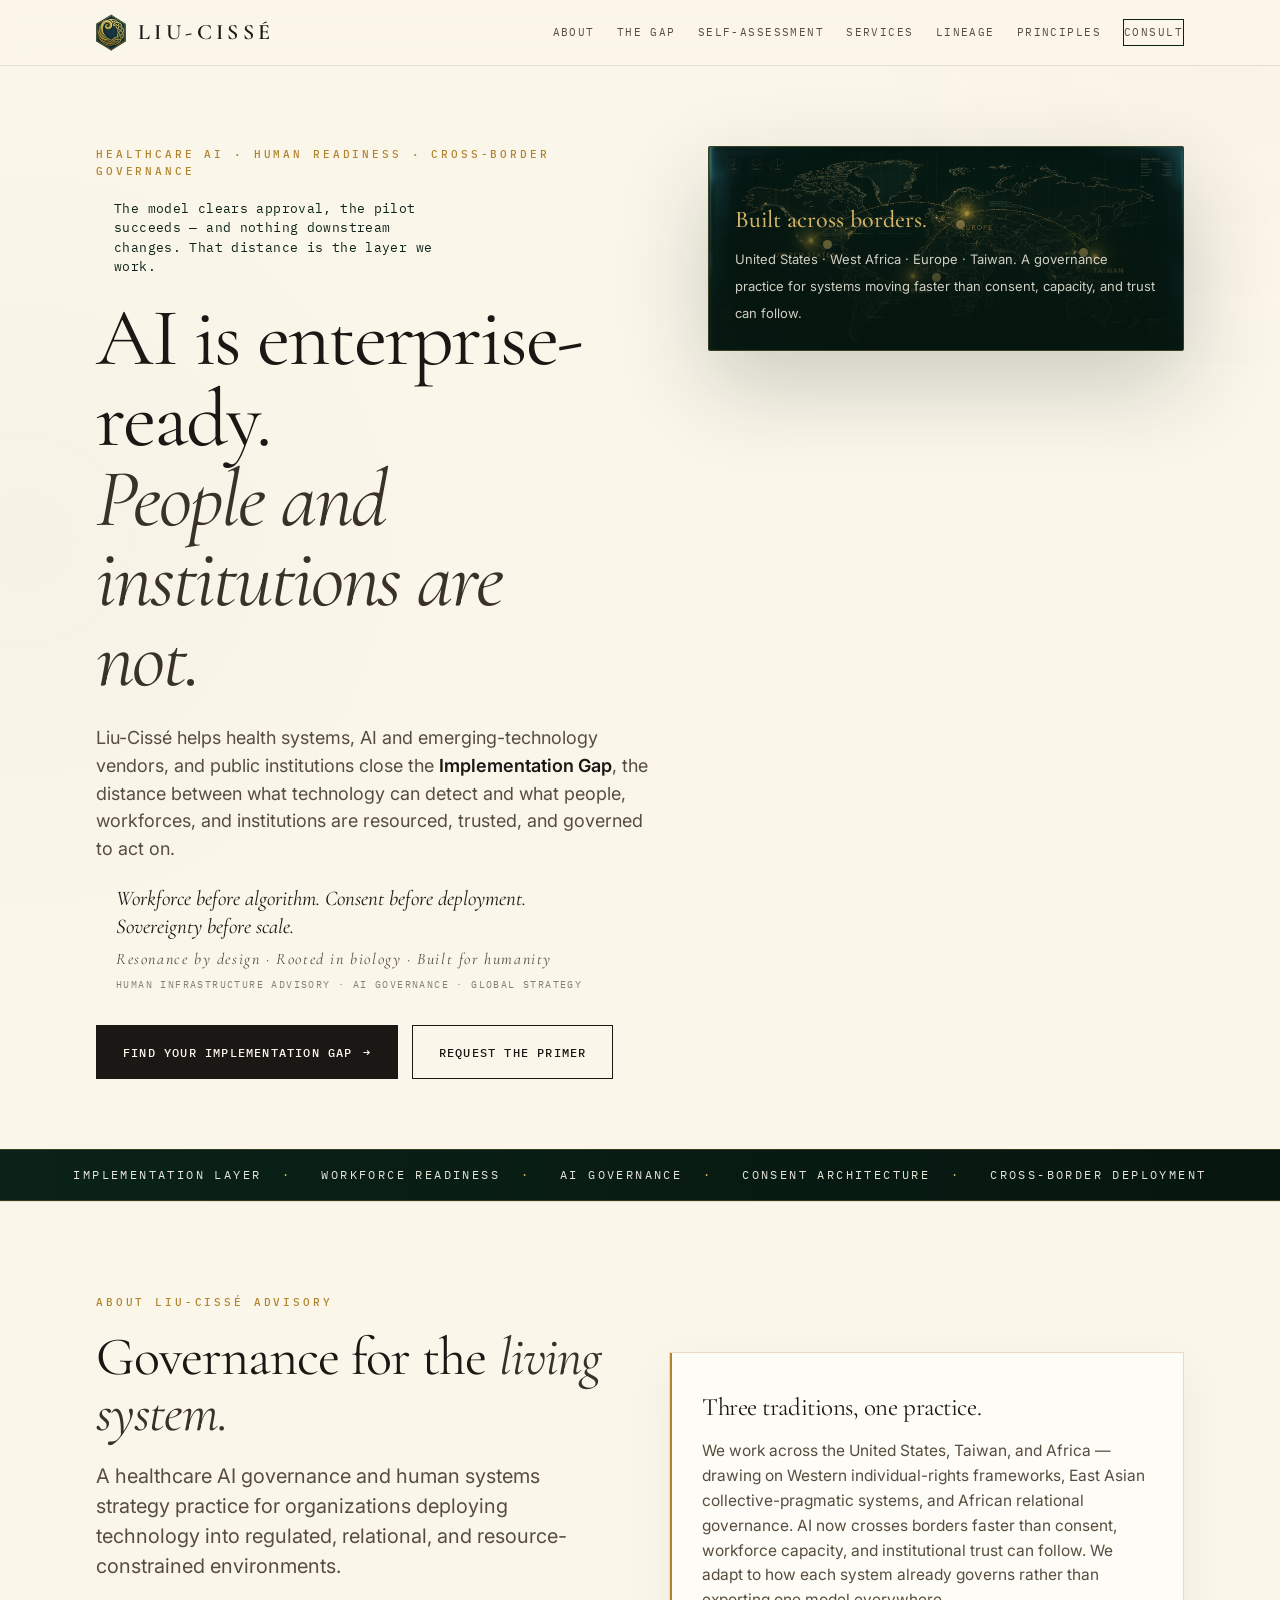
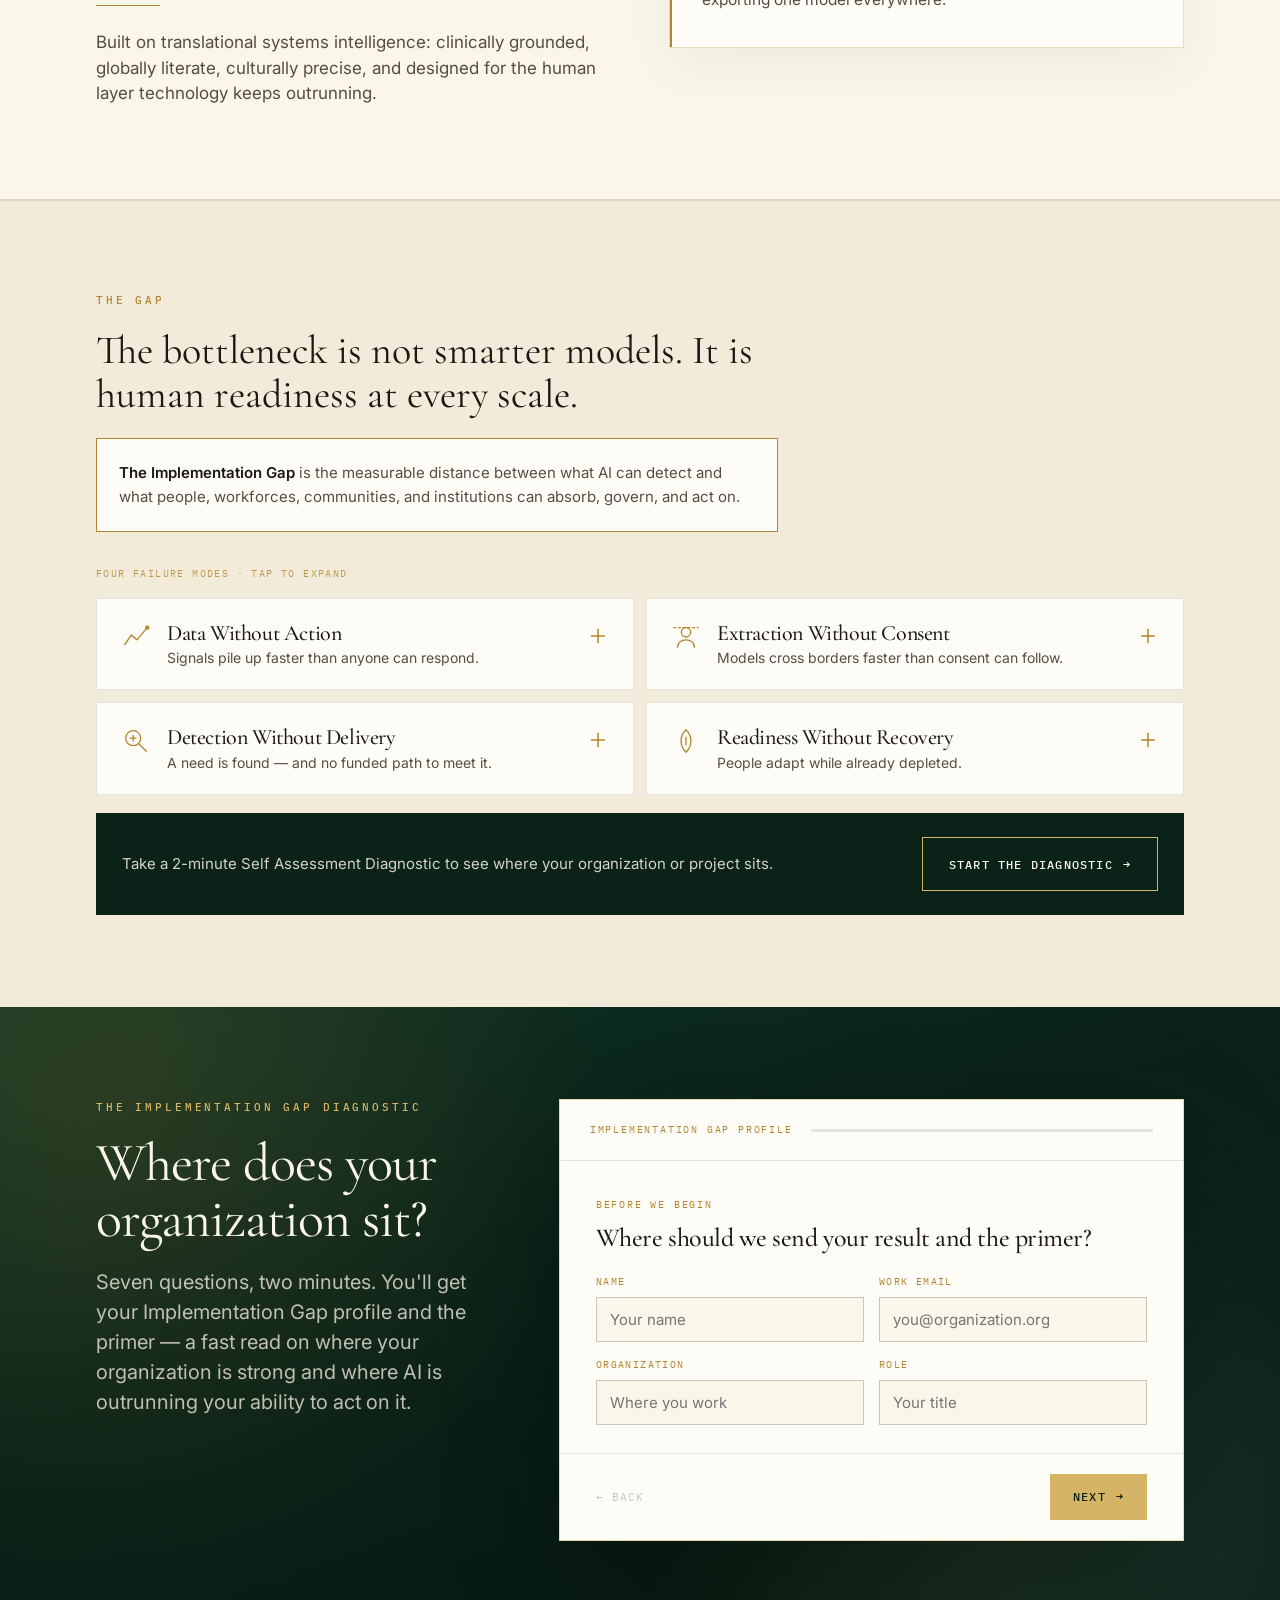
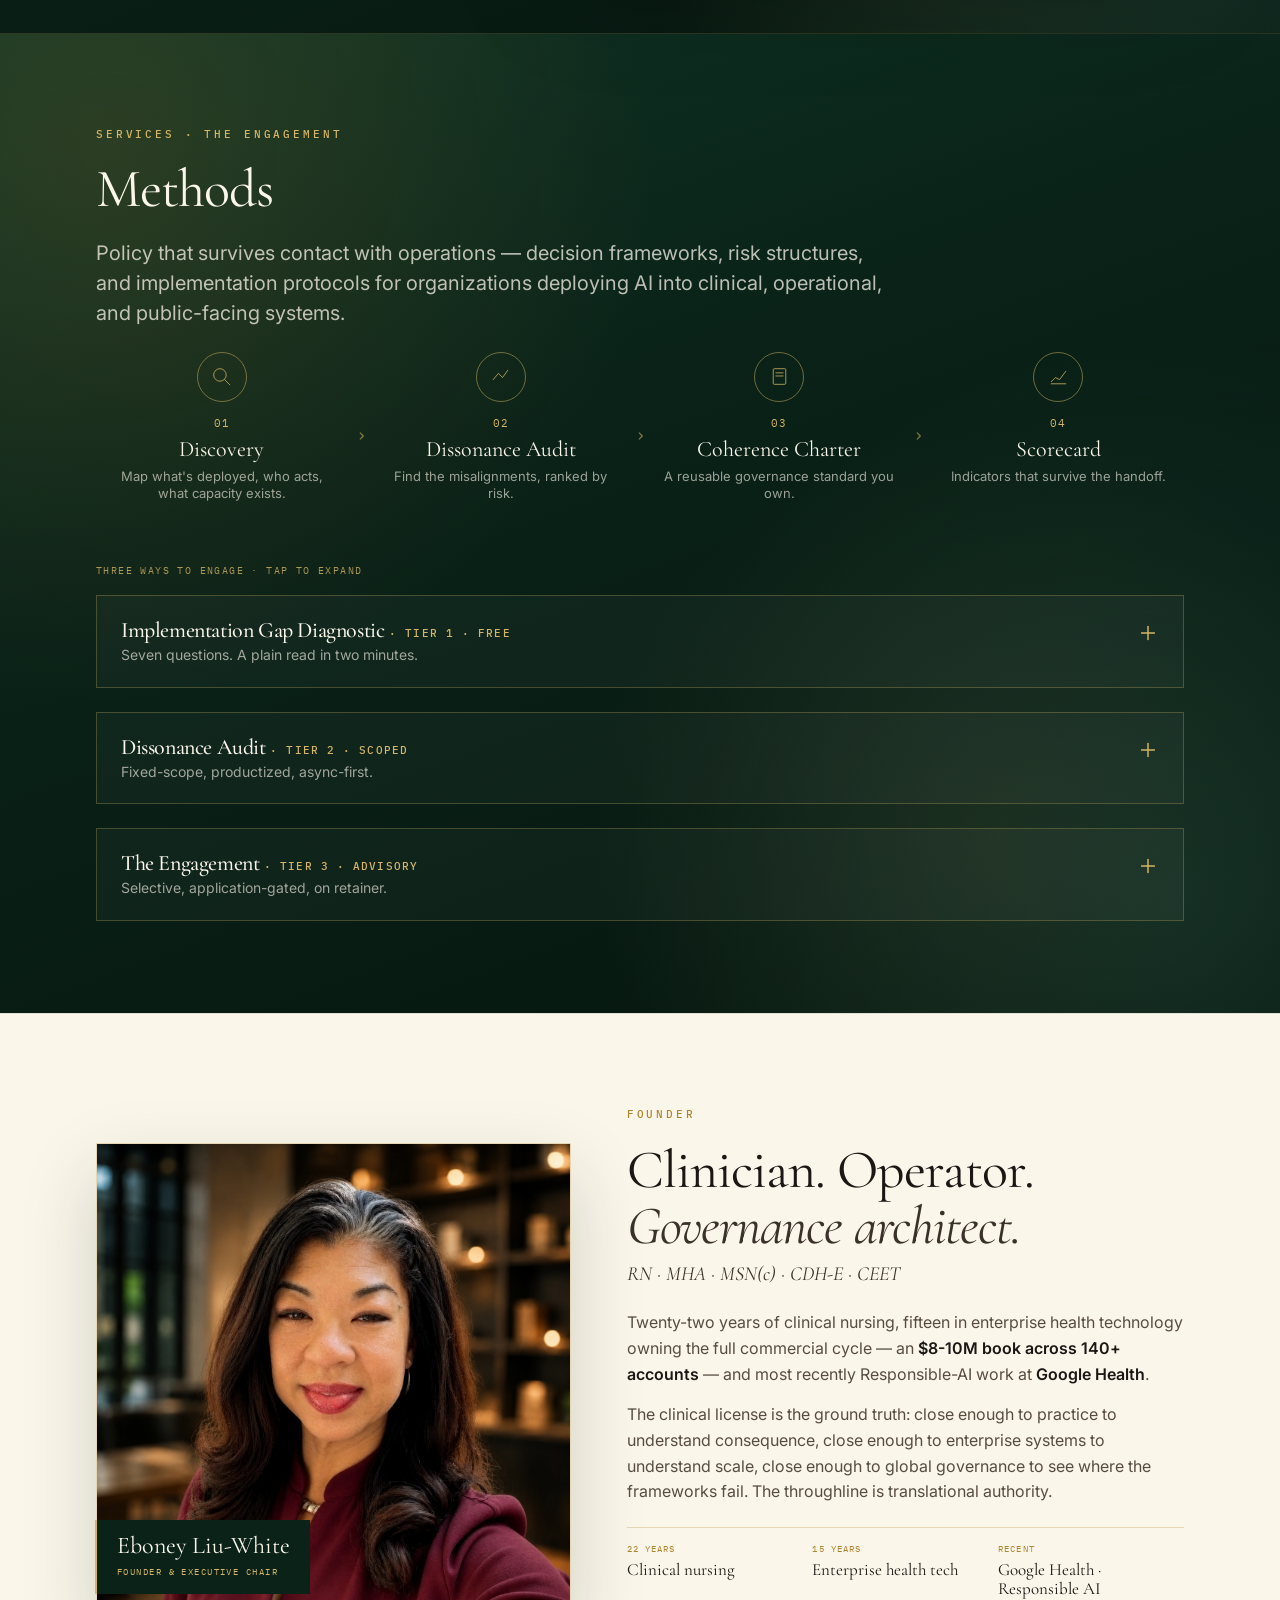
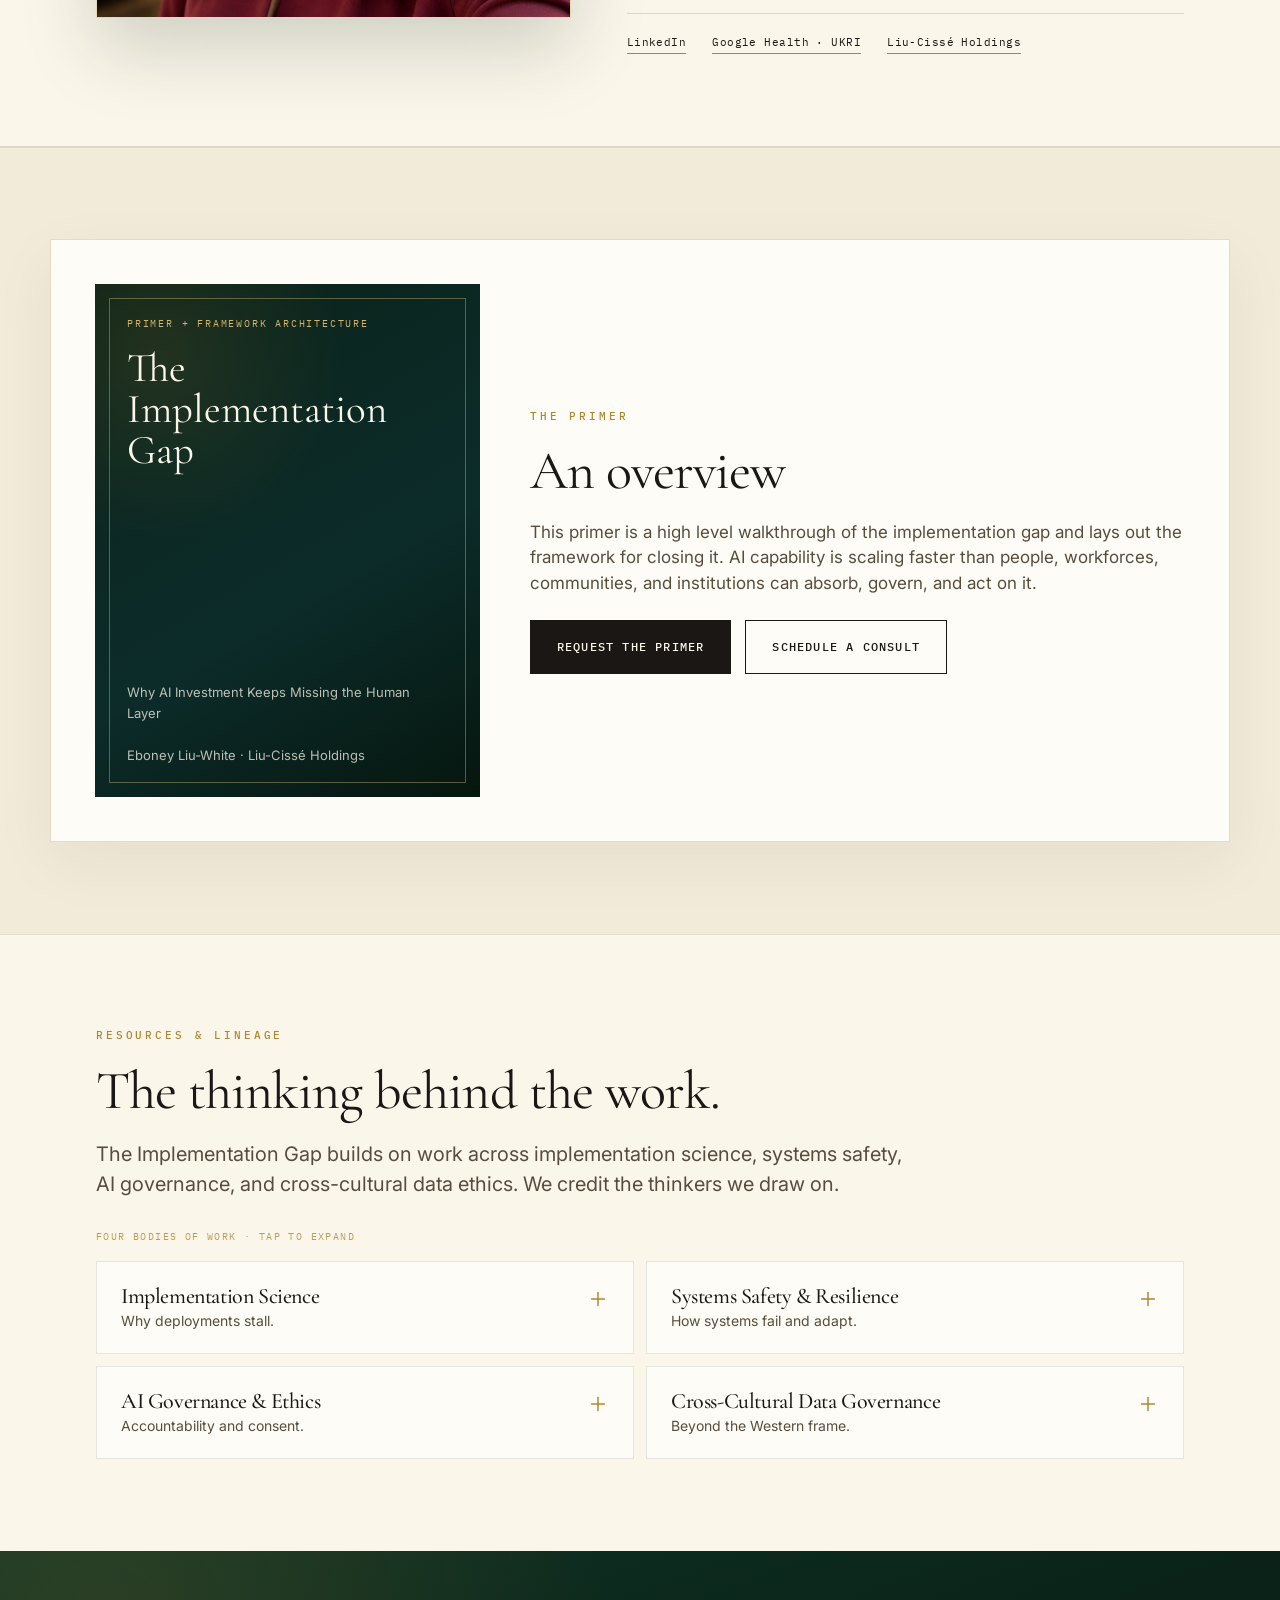
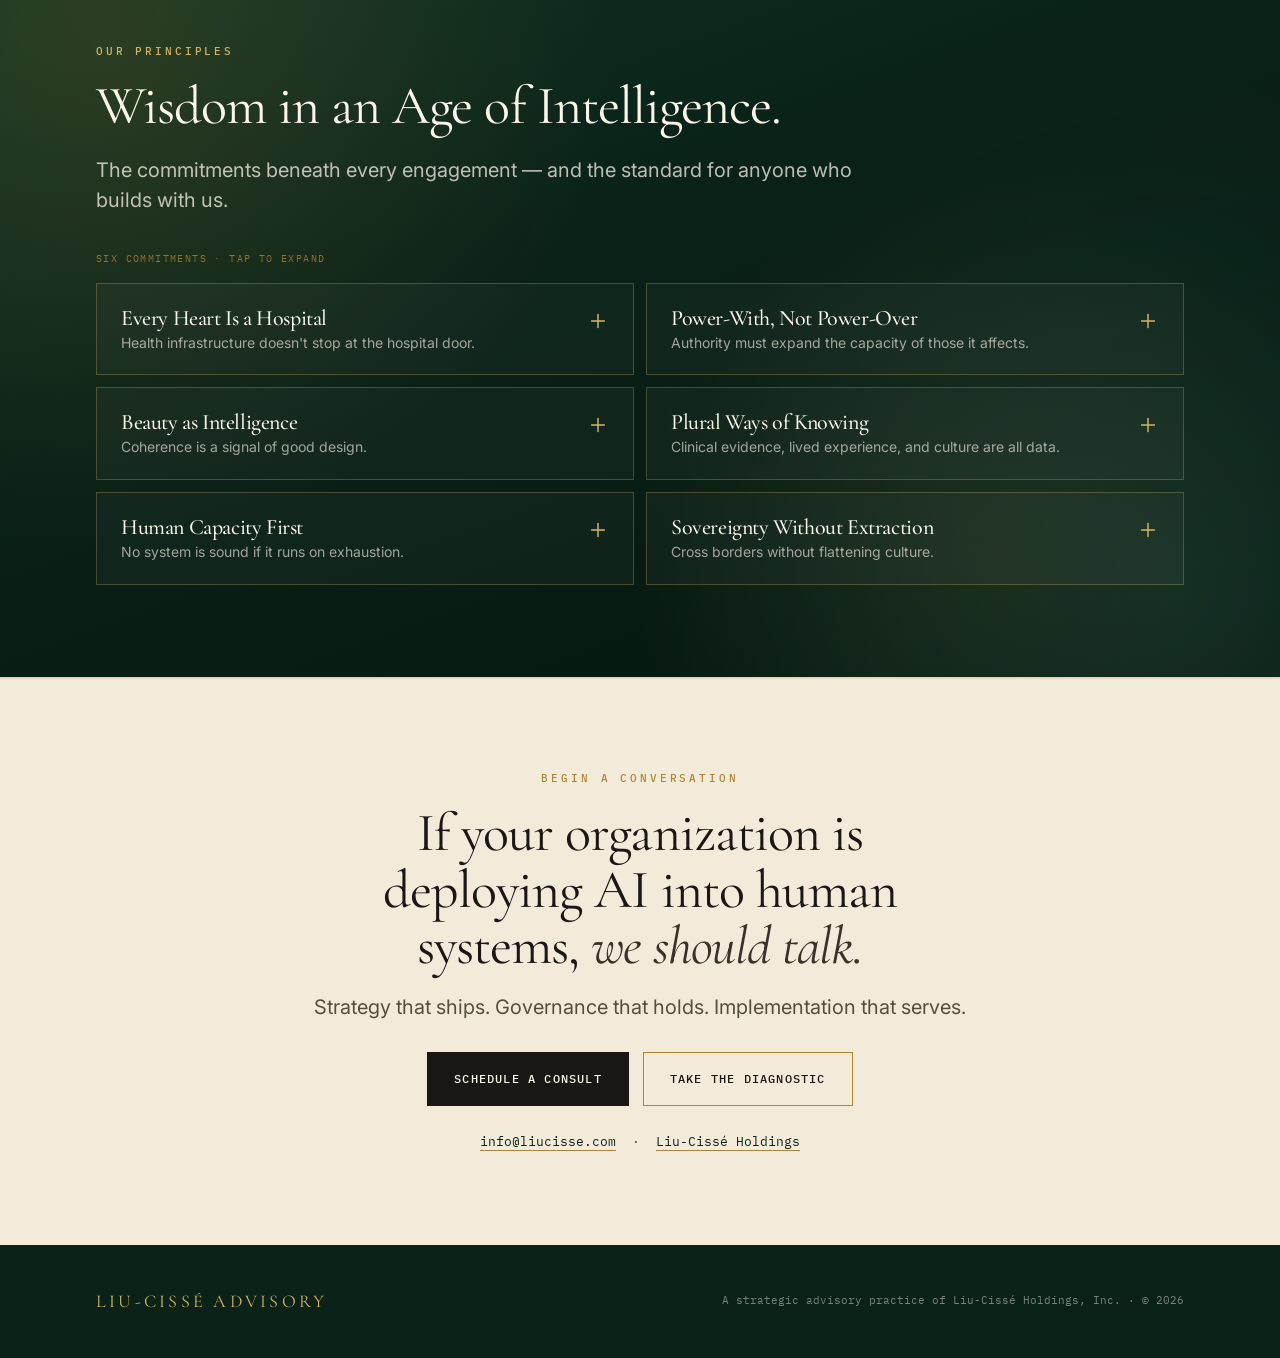
<file: index.html>
<!DOCTYPE html>
<html lang="en">

<head>
    <meta charset="UTF-8" />
    <meta name="viewport" content="width=device-width, initial-scale=1.0" />

    <!-- Primary -->
    <title>Liu-Cissé Advisory · Healthcare AI Governance</title>
    <meta name="description"
        content="Liu-Cissé Advisory closes the Implementation Gap — the distance between what AI can detect and what people and institutions can act on." />
    <meta name="author" content="Eboney Liu-White" />
    <link rel="canonical" href="https://liucisse.com/" />

    <!-- Favicons -->
    <link rel="icon" type="image/png" sizes="32x32" href="assets/favicon-32x32.png" />
    <link rel="icon" type="image/png" sizes="16x16" href="assets/favicon-16x16.png" />
    <link rel="apple-touch-icon" sizes="180x180" href="assets/apple-touch-icon.png" />
    <link rel="manifest" href="assets/site.webmanifest" />
    <meta name="theme-color" content="#0a2218" />

    <!-- Open Graph -->
    <meta property="og:type" content="website" />
    <meta property="og:url" content="https://liucisse.com/" />
    <meta property="og:title" content="Liu-Cissé Advisory · Healthcare AI Governance" />
    <meta property="og:description"
        content="Liu-Cissé Advisory closes the Implementation Gap — the distance between what AI can detect and what people and institutions can act on." />
    <meta property="og:image" content="https://liucisse.com/assets/og-image.jpg" />
    <meta property="og:image:width" content="1200" />
    <meta property="og:image:height" content="630" />
    <meta property="og:site_name" content="Liu-Cissé Advisory" />
    <meta property="og:locale" content="en_US" />

    <!-- Twitter Card -->
    <meta name="twitter:card" content="summary_large_image" />
    <meta name="twitter:title" content="Liu-Cissé Advisory · Healthcare AI Governance" />
    <meta name="twitter:description"
        content="Liu-Cissé Advisory closes the Implementation Gap — the distance between what AI can detect and what people and institutions can act on." />
    <meta name="twitter:image" content="https://liucisse.com/assets/og-image.jpg" />

    <!-- Fonts -->
    <link rel="preconnect" href="https://fonts.googleapis.com">
    <link rel="preconnect" href="https://fonts.gstatic.com" crossorigin>
    <link
        href="https://fonts.googleapis.com/css2?family=Cormorant+Garamond:ital,wght@0,300;0,400;0,500;0,600;1,400;1,500&family=Inter:wght@300;400;500;600&family=IBM+Plex+Mono:wght@400;500&display=swap"
        rel="stylesheet">

    <link rel="stylesheet" href="styles.css">
</head>

<body>

    <nav>
        <div class="navin">
            <a class="mark" href="#top">

                <img src='assets/liucisse_logo.png' width="30px" />
                <span class="n">Liu-Cissé</span>
            </a>
            <div class="navlinks">
                <a href="#about">About</a><a href="#gap">The Gap</a><a href="#diagnostic">Self-Assessment</a><a
                    href="#services">Services</a><a href="#lineage">Lineage</a><a href="#join">Principles</a>
                <a class="navcta" href="https://calendly.com/liucisse" target="_blank" rel="noopener">Consult</a>
            </div>
        </div>
    </nav>

    <!-- HERO -->
    <header class="hero" id="top">
        <div class="wrap hero-grid">
            <div class="hero-copy">
                <div class="ey he">Healthcare AI · Human Readiness · Cross-Border Governance</div>
                <div class="func">The model clears approval, the pilot succeeds — and nothing downstream changes. That
                    distance
                    is the layer we work.</div>
                <h1>AI is enterprise-ready.<br><em>People and institutions are not.</em></h1>
                <p class="hero-sub">Liu-Cissé helps health systems, AI and emerging-technology vendors, and public
                    institutions
                    close the <strong>Implementation Gap</strong>, the distance between what technology can detect and
                    what
                    people, workforces, and institutions are resourced, trusted, and governed to act on.</p>
                <div class="manifesto">
                    <div class="big">Workforce before algorithm. Consent before deployment. Sovereignty before scale.
                    </div>
                    <div class="small">Resonance by design · Rooted in biology · Built for humanity</div>
                    <div class="manifest-sub">Human Infrastructure Advisory · AI Governance · Global Strategy</div>
                </div>
                <div class="hero-actions">
                    <a class="btn primary" href="#diagnostic">Find Your Implementation Gap <span
                            class="ar">&#8594;</span></a>
                    <a class="btn" href="#primer">Request the Primer</a>
                </div>
            </div>
            <aside class="map-panel">
                <img src="assets/world-map.png"
                    alt="World map showing Liu-Cissé operating nodes across the United States, West Africa, Europe, and Taiwan" />
                <span class="node n1"></span><span class="node n2"></span><span class="node n3"></span><span
                    class="node n4"></span>
                <div class="map-cap"><strong>Built across borders.</strong><span>United States · West Africa · Europe ·
                        Taiwan.
                        A governance practice for systems moving faster than consent, capacity, and trust can
                        follow.</span></div>
            </aside>
        </div>
    </header>

    <div class="marquee" aria-hidden="true">
        <div class="mrow">
            <span>Implementation Layer</span><span>Workforce Readiness</span><span>AI Governance</span><span>Consent
                Architecture</span><span>Cross-Border Deployment</span>
        </div>
    </div>

    <!-- ABOUT -->
    <section id="about">
        <div class="wrap about-grid">
            <div>
                <div class="ey">About Liu-Cissé Advisory</div>
                <h2>Governance for the <em>living system.</em></h2>
                <p class="lede">A healthcare AI governance and human systems strategy practice for organizations
                    deploying
                    technology into regulated, relational, and resource-constrained environments.</p>
                <hr class="rule" />
                <p class="lede" style="font-size:17px;">Built on translational systems intelligence: clinically
                    grounded,
                    globally literate, culturally precise, and designed for the human layer technology keeps outrunning.
                </p>
            </div>
            <div class="about-card">
                <h3>Three traditions, one practice.</h3>
                <p>We work across the United States, Taiwan, and Africa — drawing on Western individual-rights
                    frameworks, East
                    Asian collective-pragmatic systems, and African relational governance. AI now crosses borders faster
                    than
                    consent, workforce capacity, and institutional trust can follow. We adapt to how each system already
                    governs
                    rather than exporting one model everywhere.</p>
            </div>
        </div>
    </section>

    <!-- THE GAP -->
    <section class="alt" id="gap">
        <div class="wrap gap-grid">
            <div class="gap-thesis">
                <div class="ey">The Gap</div>
                <div class="big">The bottleneck is not smarter models. It is human readiness at every scale.</div>
                <div class="gap-def">
                    <p><strong>The Implementation Gap</strong> is the measurable distance between what AI can detect and
                        what
                        people, workforces, communities, and institutions can absorb, govern, and act on.</p>
                </div>
            </div>
            <div class="disc-hint">Four failure modes · tap to expand</div>
            <div class="disc-grid">
                <details class="disc">
                    <summary><svg class="ic" viewBox="0 0 32 32" fill="none" stroke="currentColor" stroke-width="1.4">
                            <path d="M4 24 L11 14 L17 19 L28 6" stroke-linecap="round" stroke-linejoin="round" />
                            <circle cx="28" cy="6" r="1.6" fill="currentColor" />
                        </svg>
                        <div class="stitle">
                            <h3>Data Without Action</h3>
                            <div class="teaser">Signals pile up faster than anyone can respond.</div>
                        </div><svg class="chev" viewBox="0 0 24 24" fill="none" stroke="currentColor"
                            stroke-width="1.6">
                            <line x1="12" y1="5" x2="12" y2="19" stroke-linecap="round" />
                            <line x1="5" y1="12" x2="19" y2="12" stroke-linecap="round" />
                        </svg>
                    </summary>
                    <div class="body">
                        <p>Signals, alerts, and risk scores accumulate faster than clinicians and communities can
                            respond. Detection
                            scales; the capacity to act on it does not.</p>
                    </div>
                </details>
                <details class="disc">
                    <summary><svg class="ic" viewBox="0 0 32 32" fill="none" stroke="currentColor" stroke-width="1.4">
                            <circle cx="16" cy="11" r="5" />
                            <path d="M7 27c0-5 4-8 9-8s9 3 9 8" stroke-linecap="round" />
                            <path d="M3 6 L29 6" stroke-linecap="round" stroke-dasharray="2 3" />
                        </svg>
                        <div class="stitle">
                            <h3>Extraction Without Consent</h3>
                            <div class="teaser">Models cross borders faster than consent can follow.</div>
                        </div><svg class="chev" viewBox="0 0 24 24" fill="none" stroke="currentColor"
                            stroke-width="1.6">
                            <line x1="12" y1="5" x2="12" y2="19" stroke-linecap="round" />
                            <line x1="5" y1="12" x2="19" y2="12" stroke-linecap="round" />
                        </svg>
                    </summary>
                    <div class="body">
                        <p>Models cross borders with training data and consent primitives never made accountable to the
                            people
                            affected — a governance gap that widens with every deployment.</p>
                    </div>
                </details>
                <details class="disc">
                    <summary><svg class="ic" viewBox="0 0 32 32" fill="none" stroke="currentColor" stroke-width="1.4">
                            <circle cx="13" cy="13" r="8" />
                            <path d="M19 19 L27 27" stroke-linecap="round" />
                            <path d="M10 13 L16 13 M13 10 L13 16" stroke-linecap="round" />
                        </svg>
                        <div class="stitle">
                            <h3>Detection Without Delivery</h3>
                            <div class="teaser">A need is found — and no funded path to meet it.</div>
                        </div><svg class="chev" viewBox="0 0 24 24" fill="none" stroke="currentColor"
                            stroke-width="1.6">
                            <line x1="12" y1="5" x2="12" y2="19" stroke-linecap="round" />
                            <line x1="5" y1="12" x2="19" y2="12" stroke-linecap="round" />
                        </svg>
                    </summary>
                    <div class="body">
                        <p>A disparity is surfaced, a need documented — and no funded pathway exists to close the loop.
                            The finding
                            becomes a report, not a change.</p>
                    </div>
                </details>
                <details class="disc">
                    <summary><svg class="ic" viewBox="0 0 32 32" fill="none" stroke="currentColor" stroke-width="1.4">
                            <path d="M16 4 C9 11 9 21 16 28 C23 21 23 11 16 4Z" />
                            <path d="M16 12 v8" stroke-linecap="round" />
                        </svg>
                        <div class="stitle">
                            <h3>Readiness Without Recovery</h3>
                            <div class="teaser">People adapt while already depleted.</div>
                        </div><svg class="chev" viewBox="0 0 24 24" fill="none" stroke="currentColor"
                            stroke-width="1.6">
                            <line x1="12" y1="5" x2="12" y2="19" stroke-linecap="round" />
                            <line x1="5" y1="12" x2="19" y2="12" stroke-linecap="round" />
                        </svg>
                    </summary>
                    <div class="body">
                        <p>People are asked to adapt to new systems while already depleted by overload and institutional
                            mistrust.
                            Change capacity is treated as infinite; it is not.</p>
                    </div>
                </details>
            </div>
            <div class="gap-cta" style="margin-top:18px;">
                <p>Take a 2-minute Self Assessment Diagnostic to see where your organization or project sits.</p><a class="btn" href="#diagnostic">Start the Diagnostic <span
                        class="ar">&#8594;</span></a>
            </div>
        </div>
    </section>

    <!-- DIAGNOSTIC -->
    <section class="dark on-dark" id="diagnostic">
        <div class="wrap instrument">
            <div class="instrument-copy">
                <div class="ey">The Implementation Gap Diagnostic</div>
                <h2>Where does your organization sit?</h2>
                <p class="lede">Seven questions, two minutes. You'll get your Implementation Gap profile and the
                    primer —
                    a fast read on where your organization is strong and where AI is outrunning your ability to act on
                    it.</p>
            </div>
            <div class="diag">
                <div class="diag-top"><span class="sc">Implementation Gap Profile</span>
                    <div class="progress"><span id="pbar"></span></div>
                </div>
                <form id="diag" onsubmit="return false;">
                    <div class="diag-body">
                        <div class="screen active" data-step="0">
                            <div class="qk">Before we begin</div>
                            <h3>Where should we send your result and the primer?</h3>
                            <div class="lead-grid">
                                <label class="inp"><span>Name</span><input id="f-name" type="text"
                                        placeholder="Your name" /></label>
                                <label class="inp"><span>Work email</span><input id="f-email" type="email"
                                        placeholder="you@organization.org" /></label>
                                <label class="inp"><span>Organization</span><input id="f-org" type="text"
                                        placeholder="Where you work" /></label>
                                <label class="inp"><span>Role</span><input id="f-role" type="text"
                                        placeholder="Your title" /></label>
                            </div>
                        </div>
                        <div class="screen" data-step="1">
                            <div class="qk">01 · Detection &amp; Delivery</div>
                            <h3>After a pilot succeeds, what most often happens next?</h3>
                            <div class="options">
                                <label class="option"><input type="radio" name="q1" value="0"><span>It scales smoothly
                                        to the next site
                                        or department.</span></label>
                                <label class="option"><input type="radio" name="q1" value="1"><span>It scales slowly,
                                        with friction we
                                        expected.</span></label>
                                <label class="option"><input type="radio" name="q1" value="2"><span>It stalls — the
                                        pilot works but
                                        rollout doesn't follow.</span></label>
                                <label class="option"><input type="radio" name="q1" value="3"><span>We rarely get past
                                        the pilot at
                                        all.</span></label>
                            </div>
                        </div>
                        <div class="screen" data-step="2">
                            <div class="qk">02 · Capacity vs Demand</div>
                            <h3>How would frontline staff describe the pace of new technology?</h3>
                            <div class="options">
                                <label class="option"><input type="radio" name="q2" value="0"><span>Manageable — change
                                        is paced to
                                        capacity.</span></label>
                                <label class="option"><input type="radio" name="q2" value="1"><span>Busy, but we're
                                        keeping
                                        up.</span></label>
                                <label class="option"><input type="radio" name="q2" value="2"><span>Stretched — adoption
                                        is outrunning
                                        our people.</span></label>
                                <label class="option"><input type="radio" name="q2" value="3"><span>Depleted — change
                                        fatigue is
                                        affecting trust and retention.</span></label>
                            </div>
                        </div>
                        <div class="screen" data-step="3">
                            <div class="qk">03 · Data Without Action</div>
                            <h3>When a tool surfaces a signal, is there a funded, staffed pathway to act on it?</h3>
                            <div class="options">
                                <label class="option"><input type="radio" name="q3" value="0"><span>Yes, consistently,
                                        with clear
                                        ownership.</span></label>
                                <label class="option"><input type="radio" name="q3" value="1"><span>Usually, though
                                        ownership is
                                        sometimes unclear.</span></label>
                                <label class="option"><input type="radio" name="q3" value="2"><span>Sometimes — signals
                                        accumulate
                                        faster than we respond.</span></label>
                                <label class="option"><input type="radio" name="q3" value="3"><span>Rarely — we generate
                                        more than we
                                        can act on.</span></label>
                            </div>
                        </div>
                        <div class="screen" data-step="4">
                            <div class="qk">04 · Consent &amp; Provenance</div>
                            <h3>How is consent and data provenance handled for the people your AI learns from?</h3>
                            <div class="options">
                                <label class="option"><input type="radio" name="q4" value="0"><span>Documented,
                                        auditable, and revisited
                                        as use evolves.</span></label>
                                <label class="option"><input type="radio" name="q4" value="1"><span>Handled at intake,
                                        not always
                                        revisited.</span></label>
                                <label class="option"><input type="radio" name="q4" value="2"><span>Inconsistent across
                                        systems or
                                        vendors.</span></label>
                                <label class="option"><input type="radio" name="q4" value="3"><span>We're not confident
                                        we could answer
                                        if asked.</span></label>
                            </div>
                        </div>
                        <div class="screen" data-step="5">
                            <div class="qk">05 · Governance</div>
                            <h3>Do you have a written AI governance standard that staff actually use?</h3>
                            <div class="options">
                                <label class="option"><input type="radio" name="q5" value="0"><span>Yes, and it's
                                        embedded in daily
                                        decisions.</span></label>
                                <label class="option"><input type="radio" name="q5" value="1"><span>Yes, but it lives in
                                        a document more
                                        than in practice.</span></label>
                                <label class="option"><input type="radio" name="q5" value="2"><span>We have fragments —
                                        policies, not a
                                        standard.</span></label>
                                <label class="option"><input type="radio" name="q5" value="3"><span>No — decisions are
                                        made case by
                                        case.</span></label>
                            </div>
                        </div>
                        <div class="screen" data-step="6">
                            <div class="qk">06 · Signal vs Reality</div>
                            <h3>When you measure whether a deployment "worked," what do you track?</h3>
                            <div class="options">
                                <label class="option"><input type="radio" name="q6" value="0"><span>Leading indicators
                                        tied to human and
                                        clinical outcomes.</span></label>
                                <label class="option"><input type="radio" name="q6" value="1"><span>A mix of adoption
                                        metrics and
                                        outcomes.</span></label>
                                <label class="option"><input type="radio" name="q6" value="2"><span>Mostly adoption and
                                        usage
                                        dashboards.</span></label>
                                <label class="option"><input type="radio" name="q6" value="3"><span>Mostly that it went
                                        live.</span></label>
                            </div>
                        </div>
                        <div class="screen" data-step="7">
                            <div class="qk">07 · Resilience</div>
                            <h3>If the person who championed a system left tomorrow, what would happen to it?</h3>
                            <div class="options">
                                <label class="option"><input type="radio" name="q7" value="0"><span>It would continue —
                                        the institution
                                        owns it.</span></label>
                                <label class="option"><input type="radio" name="q7" value="1"><span>It would wobble,
                                        then
                                        stabilize.</span></label>
                                <label class="option"><input type="radio" name="q7" value="2"><span>It would degrade
                                        noticeably.</span></label>
                                <label class="option"><input type="radio" name="q7" value="3"><span>It would likely
                                        stall or quietly
                                        end.</span></label>
                            </div>
                        </div>
                    </div>
                    <div class="diag-nav"><button class="linkbtn" id="back" type="button" disabled>&#8592;
                            Back</button><button class="btn primary" id="next" type="button"
                            style="min-height:46px;padding:13px 22px;">Next <span class="ar">&#8594;</span></button>
                    </div>
                </form>
                <div class="result" id="result">
                    <div class="tier" id="rTier">Implementation Gap Profile</div>
                    <h3 id="rTitle"></h3>
                    <p id="rBody"></p><a class="btn primary" id="rCta" href="#primer">Request the Primer <span
                            class="ar">&#8594;</span></a>
                </div>
            </div>
        </div>
    </section>

    <!-- METHOD / SERVICES -->
    <section class="dark on-dark" id="services" style="border-top:1px solid rgba(213,181,101,.18);">
        <div class="wrap">
            <div class="ey">Services · The Engagement</div>
            <h2>Methods</h2>
            <p class="lede" style="margin-bottom:8px;">Policy that survives contact with operations — decision
                frameworks,
                risk structures, and implementation protocols for organizations deploying AI into clinical, operational,
                and
                public-facing systems.</p>
            <div class="method">
                <div class="mstep">
                    <div class="mic"><svg viewBox="0 0 48 48" fill="none" stroke="#d5b565" stroke-width="1.5">
                            <circle cx="21" cy="21" r="12" />
                            <line x1="30" y1="30" x2="40" y2="40" stroke-linecap="round" />
                        </svg></div>
                    <div class="mn">01</div>
                    <div class="ml">Discovery</div>
                    <div class="ms">Map what's deployed, who acts, what capacity exists.</div>
                </div>
                <div class="marrow">&#8250;</div>
                <div class="mstep">
                    <div class="mic"><svg viewBox="0 0 48 48" fill="none" stroke="#d5b565" stroke-width="1.5">
                            <path d="M10 30 L20 18 L28 26 L38 12" stroke-linecap="round" stroke-linejoin="round" />
                        </svg></div>
                    <div class="mn">02</div>
                    <div class="ml">Dissonance Audit</div>
                    <div class="ms">Find the misalignments, ranked by risk.</div>
                </div>
                <div class="marrow">&#8250;</div>
                <div class="mstep">
                    <div class="mic"><svg viewBox="0 0 48 48" fill="none" stroke="#d5b565" stroke-width="1.5">
                            <rect x="12" y="9" width="24" height="30" rx="2" />
                            <line x1="17" y1="17" x2="31" y2="17" stroke-linecap="round" />
                            <line x1="17" y1="23" x2="31" y2="23" stroke-linecap="round" />
                        </svg></div>
                    <div class="mn">03</div>
                    <div class="ml">Coherence Charter</div>
                    <div class="ms">A reusable governance standard you own.</div>
                </div>
                <div class="marrow">&#8250;</div>
                <div class="mstep">
                    <div class="mic"><svg viewBox="0 0 48 48" fill="none" stroke="#d5b565" stroke-width="1.5">
                            <path d="M10 34 L18 26 L26 30 L38 14" stroke-linecap="round" stroke-linejoin="round" />
                            <line x1="10" y1="38" x2="38" y2="38" stroke-linecap="round" />
                        </svg></div>
                    <div class="mn">04</div>
                    <div class="ml">Scorecard</div>
                    <div class="ms">Indicators that survive the handoff.</div>
                </div>
            </div>
            <div class="disc-hint" style="color:var(--gold-l);">Three ways to engage · tap to expand</div>
            <div style="display:flex;flex-direction:column;gap:12px;">
                <details class="disc">
                    <summary>
                        <div class="stitle">
                            <h3>Implementation Gap Diagnostic <span
                                    style="font-family:'IBM Plex Mono',monospace;font-size:11px;color:var(--gold-l);letter-spacing:.1em;">·
                                    TIER 1 · FREE</span></h3>
                            <div class="teaser">Seven questions. A plain read in two minutes.</div>
                        </div><svg class="chev" viewBox="0 0 24 24" fill="none" stroke="currentColor"
                            stroke-width="1.6">
                            <line x1="12" y1="5" x2="12" y2="19" stroke-linecap="round" />
                            <line x1="5" y1="12" x2="19" y2="12" stroke-linecap="round" />
                        </svg>
                    </summary>
                    <div class="body">
                        <p>The seven-question self-assessment returns your Implementation Gap profile and the primer.
                            Begin before
                            you spend a dollar or a meeting. <a href="#diagnostic"
                                style="color:var(--gold-l);border-bottom:1px solid var(--gold);text-decoration:none;">Take
                                the
                                diagnostic →</a></p>
                    </div>
                </details>
                <details class="disc">
                    <summary>
                        <div class="stitle">
                            <h3>Dissonance Audit <span
                                    style="font-family:'IBM Plex Mono',monospace;font-size:11px;color:var(--gold-l);letter-spacing:.1em;">·
                                    TIER 2 · SCOPED</span></h3>
                            <div class="teaser">Fixed-scope, productized, async-first.</div>
                        </div><svg class="chev" viewBox="0 0 24 24" fill="none" stroke="currentColor"
                            stroke-width="1.6">
                            <line x1="12" y1="5" x2="12" y2="19" stroke-linecap="round" />
                            <line x1="5" y1="12" x2="19" y2="12" stroke-linecap="round" />
                        </svg>
                    </summary>
                    <div class="body">
                        <p>A structured diagnostic of a specific deployment or governance gap, built from your submitted
                            organizational data. <a href="mailto:info@liucisse.com?subject=Dissonance%20Audit%20Inquiry"
                                style="color:var(--gold-l);border-bottom:1px solid var(--gold);text-decoration:none;">Request
                                scope
                                &amp; intake →</a></p>
                    </div>
                </details>
                <details class="disc">
                    <summary>
                        <div class="stitle">
                            <h3>The Engagement <span
                                    style="font-family:'IBM Plex Mono',monospace;font-size:11px;color:var(--gold-l);letter-spacing:.1em;">·
                                    TIER 3 · ADVISORY</span></h3>
                            <div class="teaser">Selective, application-gated, on retainer.</div>
                        </div><svg class="chev" viewBox="0 0 24 24" fill="none" stroke="currentColor"
                            stroke-width="1.6">
                            <line x1="12" y1="5" x2="12" y2="19" stroke-linecap="round" />
                            <line x1="5" y1="12" x2="19" y2="12" stroke-linecap="round" />
                        </svg>
                    </summary>
                    <div class="body">
                        <p>Coherence Charter and Human Readiness Strategy on retainer — the full four-stage engagement
                            for the long
                            term. <a href="https://calendly.com/liucisse" target="_blank" rel="noopener"
                                style="color:var(--gold-l);border-bottom:1px solid var(--gold);text-decoration:none;">Schedule
                                a consult
                                →</a></p>
                    </div>
                </details>
            </div>
        </div>
    </section>

    <!-- FOUNDER -->
    <section id="founder">
        <div class="wrap fwrap">
            <div class="portrait">
                <img src="assets/founder.png" alt="Eboney Liu-White, Founder and Executive Chair of Liu-Cissé" />
                <div class="badge">
                    <div class="nm">Eboney Liu-White</div>
                    <div class="rl">Founder &amp; Executive Chair</div>
                </div>
            </div>
            <div class="fbio">
                <div class="ey">Founder</div>
                <h2>Clinician. Operator. <em>Governance architect.</em></h2>
                <div class="creds">RN · MHA · MSN(c) · CDH-E · CEET</div>
                <p>Twenty-two years of clinical nursing, fifteen in enterprise health technology owning the full
                    commercial
                    cycle — an <strong>$8-10M book across 140+ accounts</strong> — and most recently Responsible-AI work
                    at
                    <strong>Google Health</strong>.
                </p>
                <p>The clinical license is the ground truth: close enough to practice to understand consequence, close
                    enough to
                    enterprise systems to understand scale, close enough to global governance to see where the
                    frameworks fail.
                    The throughline is translational authority.</p>
                <div class="arc-inline">
                    <div class="a">
                        <div class="yr">22 years</div>
                        <div class="wt">Clinical nursing</div>
                    </div>
                    <div class="a">
                        <div class="yr">15 years</div>
                        <div class="wt">Enterprise health tech</div>
                    </div>
                    <div class="a">
                        <div class="yr">Recent</div>
                        <div class="wt">Google Health · Responsible AI</div>
                    </div>
                </div>
                <div class="fmeta">
                    <a href="https://www.linkedin.com/in/eelleven" target="_blank" rel="noopener">LinkedIn</a>
                    <a href="https://www.sdruk.ukri.org/2025/06/17/google-for-health-roundtable/" target="_blank"
                        rel="noopener">Google Health · UKRI</a>
                    <a href="https://www.linkedin.com/company/liucisse" target="_blank" rel="noopener">Liu-Cissé
                        Holdings</a>
                </div>
            </div>
        </div>
    </section>

    <!-- PRIMER -->
    <section class="alt" id="primer">
        <div class="wrap"
            style="display:grid;grid-template-columns:.74fr 1.26fr;gap:50px;align-items:center;border:1px solid var(--line);background:var(--ivory);padding:44px;box-shadow:0 20px 60px rgba(10,34,24,.06);">
            <div
                style="aspect-ratio:3/4;background:radial-gradient(circle at 16% 14%,rgba(177,132,47,.14),transparent 34%),linear-gradient(150deg,var(--forest),#0c2c2a 58%,var(--forest-d));color:var(--bone);padding:32px;display:flex;flex-direction:column;justify-content:space-between;position:relative;">
                <div style="position:absolute;inset:14px;border:1px solid rgba(213,181,101,.42);"></div>
                <div style="position:relative;z-index:1;">
                    <div
                        style="font-family:'IBM Plex Mono',monospace;font-size:10px;letter-spacing:.18em;text-transform:uppercase;color:var(--gold-l);margin-bottom:16px;">
                        Primer + Framework Architecture</div>
                    <div class="serif" style="font-size:clamp(30px,3.2vw,42px);line-height:1;">
                        The<br>Implementation<br>Gap</div>
                </div>
                <div style="position:relative;z-index:1;font-size:13px;color:rgba(251,246,234,.74);">Why AI Investment
                    Keeps
                    Missing the Human Layer<br><br>Eboney Liu-White · Liu-Cissé Holdings</div>
            </div>
            <div>
                <div class="ey">The Primer</div>
                <h2>An overview</h2>
                <p class="lede" style="font-size:17px;margin-bottom:24px;">This primer is a high level walkthrough of the implementation gap and lays out the framework for closing it. AI
                    capability is scaling faster than people, workforces, communities, and institutions can absorb,
                    govern, and
                    act on it.</p>
                <div class="hero-actions" style="margin-top:0;animation:none;opacity:1;">
                    <a class="btn primary"
                        href="mailto:info@liucisse.com?subject=Send%20Primer%20and%20Self-Assessment">Request
                        the Primer</a>
                    <a class="btn" href="https://calendly.com/liucisse" target="_blank" rel="noopener">Schedule a
                        Consult</a>
                </div>
            </div>
        </div>
    </section>

    <!-- LINEAGE -->
    <section id="lineage">
        <div class="wrap">
            <div class="ey">Resources &amp; Lineage</div>
            <h2>The thinking behind the work.</h2>
            <p class="lede" style="margin-bottom:30px;">The Implementation Gap builds on work across implementation
                science,
                systems safety, AI governance, and cross-cultural data ethics. We credit the thinkers we draw on.</p>
            <div class="disc-hint">Four bodies of work · tap to expand</div>
            <div class="disc-grid">
                <details class="disc">
                    <summary>
                        <div class="stitle">
                            <h3>Implementation Science</h3>
                            <div class="teaser">Why deployments stall.</div>
                        </div><svg class="chev" viewBox="0 0 24 24" fill="none" stroke="currentColor"
                            stroke-width="1.6">
                            <line x1="12" y1="5" x2="12" y2="19" stroke-linecap="round" />
                            <line x1="5" y1="12" x2="19" y2="12" stroke-linecap="round" />
                        </svg>
                    </summary>
                    <div class="body">
                        <p>Translation-lag and the frameworks that explain the distance between evidence and practice.
                            [Citations to
                            follow.]</p>
                    </div>
                </details>
                <details class="disc">
                    <summary>
                        <div class="stitle">
                            <h3>Systems Safety &amp; Resilience</h3>
                            <div class="teaser">How systems fail and adapt.</div>
                        </div><svg class="chev" viewBox="0 0 24 24" fill="none" stroke="currentColor"
                            stroke-width="1.6">
                            <line x1="12" y1="5" x2="12" y2="19" stroke-linecap="round" />
                            <line x1="5" y1="12" x2="19" y2="12" stroke-linecap="round" />
                        </svg>
                    </summary>
                    <div class="body">
                        <p>The study of how complex human systems actually break, recover, and hold. [Citations to
                            follow.]</p>
                    </div>
                </details>
                <details class="disc">
                    <summary>
                        <div class="stitle">
                            <h3>AI Governance &amp; Ethics</h3>
                            <div class="teaser">Accountability and consent.</div>
                        </div><svg class="chev" viewBox="0 0 24 24" fill="none" stroke="currentColor"
                            stroke-width="1.6">
                            <line x1="12" y1="5" x2="12" y2="19" stroke-linecap="round" />
                            <line x1="5" y1="12" x2="19" y2="12" stroke-linecap="round" />
                        </svg>
                    </summary>
                    <div class="body">
                        <p>Responsible-AI principles, consent architecture, and the accountability the technical
                            frameworks miss.
                            [Citations to follow.]</p>
                    </div>
                </details>
                <details class="disc">
                    <summary>
                        <div class="stitle">
                            <h3>Cross-Cultural Data Governance</h3>
                            <div class="teaser">Beyond the Western frame.</div>
                        </div><svg class="chev" viewBox="0 0 24 24" fill="none" stroke="currentColor"
                            stroke-width="1.6">
                            <line x1="12" y1="5" x2="12" y2="19" stroke-linecap="round" />
                            <line x1="5" y1="12" x2="19" y2="12" stroke-linecap="round" />
                        </svg>
                    </summary>
                    <div class="body">
                        <p>Relational ethics and data sovereignty across the systems we operate in. [Citations to
                            follow.]</p>
                    </div>
                </details>
            </div>
        </div>
    </section>

    <!-- PRINCIPLES -->
    <section class="dark on-dark" id="join">
        <div class="wrap">
            <div class="ey">Our Principles</div>
            <h2>Wisdom in an Age of Intelligence.</h2>
            <p class="lede" style="margin-bottom:36px;">The commitments beneath every engagement — and the standard for
                anyone
                who builds with us.</p>
            <div class="disc-hint">Six commitments · tap to expand</div>
            <div class="disc-grid">
                <details class="disc">
                    <summary>
                        <div class="stitle">
                            <h3>Every Heart Is a Hospital</h3>
                            <div class="teaser">Health infrastructure doesn't stop at the hospital door.</div>
                        </div><svg class="chev" viewBox="0 0 24 24" fill="none" stroke="currentColor"
                            stroke-width="1.6">
                            <line x1="12" y1="5" x2="12" y2="19" stroke-linecap="round" />
                            <line x1="5" y1="12" x2="19" y2="12" stroke-linecap="round" />
                        </svg>
                    </summary>
                    <div class="body">
                        <p>Every household and community carries health infrastructure. We build to strengthen that
                            capacity, not
                            bypass it.</p>
                    </div>
                </details>
                <details class="disc">
                    <summary>
                        <div class="stitle">
                            <h3>Power-With, Not Power-Over</h3>
                            <div class="teaser">Authority must expand the capacity of those it affects.</div>
                        </div><svg class="chev" viewBox="0 0 24 24" fill="none" stroke="currentColor"
                            stroke-width="1.6">
                            <line x1="12" y1="5" x2="12" y2="19" stroke-linecap="round" />
                            <line x1="5" y1="12" x2="19" y2="12" stroke-linecap="round" />
                        </svg>
                    </summary>
                    <div class="body">
                        <p>Authority is legitimate only when it expands the capacity of the people it affects. We design
                            for agency,
                            not compliance.</p>
                    </div>
                </details>
                <details class="disc">
                    <summary>
                        <div class="stitle">
                            <h3>Beauty as Intelligence</h3>
                            <div class="teaser">Coherence is a signal of good design.</div>
                        </div><svg class="chev" viewBox="0 0 24 24" fill="none" stroke="currentColor"
                            stroke-width="1.6">
                            <line x1="12" y1="5" x2="12" y2="19" stroke-linecap="round" />
                            <line x1="5" y1="12" x2="19" y2="12" stroke-linecap="round" />
                        </svg>
                    </summary>
                    <div class="body">
                        <p>When a system is built for the people inside it, it shows. Coherence is not decoration — it
                            is evidence
                            the design is sound.</p>
                    </div>
                </details>
                <details class="disc">
                    <summary>
                        <div class="stitle">
                            <h3>Plural Ways of Knowing</h3>
                            <div class="teaser">Clinical evidence, lived experience, and culture are all data.</div>
                        </div><svg class="chev" viewBox="0 0 24 24" fill="none" stroke="currentColor"
                            stroke-width="1.6">
                            <line x1="12" y1="5" x2="12" y2="19" stroke-linecap="round" />
                            <line x1="5" y1="12" x2="19" y2="12" stroke-linecap="round" />
                        </svg>
                    </summary>
                    <div class="body">
                        <p>Clinical evidence, lived experience, and cultural context are all data. We don't privilege
                            one and
                            discard the rest.</p>
                    </div>
                </details>
                <details class="disc">
                    <summary>
                        <div class="stitle">
                            <h3>Human Capacity First</h3>
                            <div class="teaser">No system is sound if it runs on exhaustion.</div>
                        </div><svg class="chev" viewBox="0 0 24 24" fill="none" stroke="currentColor"
                            stroke-width="1.6">
                            <line x1="12" y1="5" x2="12" y2="19" stroke-linecap="round" />
                            <line x1="5" y1="12" x2="19" y2="12" stroke-linecap="round" />
                        </svg>
                    </summary>
                    <div class="body">
                        <p>No system is sound if it runs on the exhaustion of its people. Workforce capacity is a
                            precondition, not
                            an afterthought.</p>
                    </div>
                </details>
                <details class="disc">
                    <summary>
                        <div class="stitle">
                            <h3>Sovereignty Without Extraction</h3>
                            <div class="teaser">Cross borders without flattening culture.</div>
                        </div><svg class="chev" viewBox="0 0 24 24" fill="none" stroke="currentColor"
                            stroke-width="1.6">
                            <line x1="12" y1="5" x2="12" y2="19" stroke-linecap="round" />
                            <line x1="5" y1="12" x2="19" y2="12" stroke-linecap="round" />
                        </svg>
                    </summary>
                    <div class="body">
                        <p>We work across borders without flattening culture or mistaking access for consent.</p>
                    </div>
                </details>
            </div>
        </div>
    </section>

    <!-- CONTACT -->
    <section class="contact alt" id="contact">
        <div class="wrap">
            <div class="ey">Begin a Conversation</div>
            <h2>If your organization is deploying AI into human systems, <em>we should talk.</em></h2>
            <p class="lede">Strategy that ships. Governance that holds. Implementation that serves.</p>
            <div class="crow">
                <a class="btn primary" href="https://calendly.com/liucisse" target="_blank" rel="noopener">Schedule a
                    Consult</a>
                <a class="btn gold" href="#diagnostic">Take the Diagnostic</a>
            </div>
            <div class="cl"><a href="mailto:info@liucisse.com">info@liucisse.com</a> &nbsp;·&nbsp; <a
                    href="https://www.linkedin.com/company/liucisse" target="_blank" rel="noopener">Liu-Cissé
                    Holdings</a></div>
        </div>
    </section>

    <footer>
        <div class="wrap foot">
            <div class="mk">Liu-Cissé Advisory</div>
            <div class="sm">A strategic advisory practice of Liu-Cissé Holdings, Inc. · © 2026</div>
        </div>
    </footer>

    <script src="main.js"></script>
</body>

</html>
</file>
<file: styles.css>
:root {
    --bone: #fbf6ea;
    /* DOMINANT cream/bone ground */
    --bone-2: #f3ebda;
    --ivory: #fefcf6;
    --forest: #0a2218;
    /* accent sections only */
    --forest-d: #06160f;
    --charcoal: #211f1c;
    --burgundy: #6e1b32;
    --burg-br: #8f2342;
    --gold: #b1842f;
    --gold-l: #d5b565;
    --copper: #a15b35;
    --ink: #1a1714;
    /* near-black charcoal — primary text on cream */
    --ink-soft: #3a322a;
    /* warm-charcoal emphasis */
    --muted: #574d3f;
    /* darker muted for crisper body */
    --line: rgba(177, 132, 47, .28);
    --line-soft: rgba(10, 34, 24, .1);
    --max: 1180px;
}

* {
    margin: 0;
    padding: 0;
    box-sizing: border-box;
}

html {
    scroll-behavior: smooth;
}

body {
    background: var(--bone);
    color: var(--ink);
    font-family: 'Inter', sans-serif;
    font-size: 17px;
    line-height: 1.6;
    -webkit-font-smoothing: antialiased;
    overflow-x: hidden;
}

/* warm paper grain + faint biophilic glow */
body::before {
    content: "";
    position: fixed;
    inset: 0;
    z-index: 0;
    pointer-events: none;
    opacity: .5;
    background: radial-gradient(circle at 96% 3%, rgba(177, 132, 47, .045), transparent 26%), radial-gradient(circle at 2% 60%, rgba(46, 111, 102, .05), transparent 30%);
}

::selection {
    background: var(--forest);
    color: var(--bone);
}

a {
    color: inherit;
}

.wrap {
    position: relative;
    z-index: 1;
    max-width: var(--max);
    margin: 0 auto;
    padding: 0 46px;
}

@media(max-width:680px) {
    .wrap {
        padding: 0 22px;
    }
}

.serif {
    font-family: 'Cormorant Garamond', serif;
}

.ey {
    font-family: 'IBM Plex Mono', monospace;
    font-size: 11px;
    font-weight: 500;
    letter-spacing: .26em;
    text-transform: uppercase;
    color: var(--gold);
    margin-bottom: 18px;
}

h1,
h2,
h3 {
    font-family: 'Cormorant Garamond', serif;
    font-weight: 400;
    letter-spacing: -.018em;
}

h2 {
    font-size: clamp(34px, 4.6vw, 54px);
    line-height: 1.04;
    color: var(--ink);
    margin-bottom: 20px;
}

h2 em {
    font-style: italic;
    color: var(--ink-soft);
}

.lede {
    font-size: 20px;
    line-height: 1.5;
    color: var(--muted);
    max-width: 62ch;
}

p {
    color: var(--muted);
}

.rule {
    height: 1px;
    width: 64px;
    background: var(--gold);
    border: none;
    margin: 24px 0;
    animation: rulePulse 6s ease-in-out infinite;
}

@keyframes rulePulse {

    0%,
    100% {
        opacity: .3;
        width: 24px;
    }

    50% {
        opacity: 1;
        width: 64px;
    }
}

@media(max-width:760px) {
    #primer .wrap {
        grid-template-columns: 1fr !important;
    }
}


.btn {
    font-family: 'IBM Plex Mono', monospace;
    font-size: 12px;
    font-weight: 500;
    letter-spacing: .1em;
    text-transform: uppercase;
    text-decoration: none;
    padding: 16px 26px;
    border: 1px solid var(--ink);
    color: var(--ink);
    background: transparent;
    display: inline-flex;
    align-items: center;
    gap: 10px;
    min-height: 54px;
    transition: .22s;
    cursor: pointer;
}

.btn:hover {
    background: var(--ink);
    color: var(--bone);
}

.btn .ar {
    transition: transform .22s;
}

.btn:hover .ar {
    transform: translateX(4px);
}

.btn.primary {
    background: var(--ink);
    color: var(--bone);
    border-color: var(--ink);
}

.btn.primary:hover {
    background: var(--forest);
    border-color: var(--forest);
}

.btn.gold {
    border-color: var(--gold);
    color: var(--ink);
}

.btn.gold:hover {
    background: var(--gold);
    border-color: var(--gold);
    color: var(--ivory);
}

.on-dark .btn {
    border-color: var(--gold-l);
    color: var(--bone);
}

.on-dark .btn:hover {
    background: var(--gold-l);
    border-color: var(--gold-l);
    color: var(--forest);
}

.on-dark .btn.primary {
    background: var(--gold-l);
    color: var(--forest);
    border-color: var(--gold-l);
}

.on-dark .btn.primary:hover {
    background: var(--ivory);
    border-color: var(--ivory);
}

/* MONOGRAM SEAL */
.seal {
    width: 34px;
    height: 34px;
    flex: none;
}

.seal circle,
.seal path {
    stroke: var(--gold);
    fill: none;
}

/* NAV */
nav {
    position: sticky;
    top: 0;
    z-index: 90;
    background: rgba(251, 246, 234, .9);
    backdrop-filter: blur(12px) saturate(1.1);
    border-bottom: 1px solid var(--line-soft);
}

.navin {
    max-width: var(--max);
    margin: 0 auto;
    padding: 14px 46px;
    display: flex;
    align-items: center;
    justify-content: space-between;
    gap: 24px;
}

.mark {
    text-decoration: none;
    display: flex;
    align-items: center;
    gap: 12px;
}

.mark .n {
    font-family: 'Cormorant Garamond', serif;
    font-weight: 600;
    font-size: 22px;
    letter-spacing: .2em;
    text-transform: uppercase;
    color: var(--ink);
}

.navlinks {
    display: flex;
    gap: 22px;
    align-items: center;
    font-family: 'IBM Plex Mono', monospace;
    font-size: 11px;
    letter-spacing: .13em;
    text-transform: uppercase;
    color: var(--muted);
}

.navlinks a {
    text-decoration: none;
    position: relative;
    padding: 4px 0;
    transition: color .2s;
}

.navlinks a:not(.navcta)::after {
    content: "";
    position: absolute;
    left: 0;
    bottom: 0;
    width: 0;
    height: 1px;
    background: var(--gold);
    transition: width .25s;
}

.navlinks a:not(.navcta):hover {
    color: var(--ink-soft);
}

.navlinks a:not(.navcta):hover::after {
    width: 100%;
}

.navcta {
    border: 1px solid var(--forest);
    padding: 10px 18px;
}

.navcta:hover {
    background: var(--forest);
    color: var(--bone);
}

@media(max-width:980px) {
    .navlinks a:not(.navcta) {
        display: none
    }

    .navin {
        padding: 12px 22px
    }
}

/* HERO */
.hero {
    position: relative;
    padding: 80px 0 70px;
}

.hero-grid {
    position: relative;
    z-index: 1;
    display: grid;
    grid-template-columns: 1.08fr .92fr;
    gap: 54px;
    align-items: start;
}

.ey.he {
    opacity: 0;
    animation: rise .7s ease .05s forwards;
}

@keyframes scrollPulse {
    0% {
        opacity: .3;
        height: 30%;
        top: 35%;
    }

    50% {
        opacity: 1;
        height: 100%;
        top: 0%;
    }

    100% {
        opacity: .3;
        height: 30%;
        top: 35%;
    }
}


.func {
    font-family: 'IBM Plex Mono', monospace;
    font-size: 12.5px;
    letter-spacing: .03em;
    color: var(--forest);
    padding-left: 18px;
    line-height: 1.55;
    margin-bottom: 22px;
    max-width: 46ch;
    opacity: 0;
    animation: rise .7s ease .12s forwards;
    position: relative;
}

.func::before {
    content: "";
    position: absolute;
    left: 0;
    width: 1px;
    background: var(--gold);
    animation: scrollPulse 6s ease-in-out infinite .8s;
}

.hero h1 {
    font-size: clamp(46px, 6.4vw, 84px);
    line-height: .98;
    letter-spacing: -.025em;
    color: var(--ink);
    max-width: 13ch;
    opacity: 0;
    animation: rise .8s ease .2s forwards;
}

.hero h1 em {
    font-style: italic;
    color: var(--ink-soft);
}

.hero-sub {
    font-size: 18px;
    line-height: 1.55;
    color: var(--muted);
    margin-top: 24px;
    max-width: 52ch;
    opacity: 0;
    animation: rise .8s ease .3s forwards;
}

.hero-sub strong {
    color: var(--ink);
    font-weight: 600;
}

.manifesto {
    margin-top: 22px;
    padding-left: 20px;
    opacity: 0;
    animation: rise .8s ease .4s forwards;
    position: relative;
    max-width: 46ch;
}

.manifesto::before {
    content: "";
    position: absolute;
    left: 0;
    width: 1px;
    background: var(--gold);
    animation: scrollPulse 6s ease-in-out infinite .8s;
}

.manifesto .big {
    font-family: 'Cormorant Garamond', serif;
    font-style: italic;
    font-size: 21px;
    color: var(--ink);
    line-height: 1.3;
}

.manifesto .small {
    font-family: 'Cormorant Garamond', serif;
    font-style: italic;
    font-size: 16px;
    letter-spacing: .1em;
    text-transform: none;
    color: var(--muted);
    margin-top: 7px;
}

.manifest-sub {
    font-family: 'IBM Plex Mono', monospace;
    font-size: 10px;
    letter-spacing: .14em;
    text-transform: uppercase;
    color: var(--muted);
    opacity: .7;
    margin-top: 5px;
}


.hero-actions {
    margin-top: 32px;
    display: flex;
    gap: 14px;
    flex-wrap: wrap;
    opacity: 0;
    animation: rise .8s ease .5s forwards;
}

/* map panel */
.map-panel {
    position: sticky;
    top: calc(64px + 2rem);
    border: 1px solid var(--line);
    background: var(--forest);
    overflow: hidden;
    box-shadow: 0 34px 90px rgba(10, 34, 24, .2);
    opacity: 0;
    animation: rise .9s ease .5s forwards;
    border-radius: 2px;
}

.map-panel img {
    display: block;
    width: 100%;
    height: auto;
    opacity: .92;
}

.map-panel .node {
    position: absolute;
    width: 9px;
    height: 9px;
    border-radius: 50%;
    background: var(--gold-l);
    box-shadow: 0 0 0 0 rgba(213, 181, 101, .6);
    animation: pulse 2.6s infinite;
}

.map-panel .node.n1 {
    left: 24%;
    top: 46%;
}

.map-panel .node.n2 {
    left: 47%;
    top: 62%;
    animation-delay: .5s;
}

.map-panel .node.n3 {
    left: 52%;
    top: 36%;
    animation-delay: 1s;
}

.map-panel .node.n4 {
    left: 78%;
    top: 50%;
    animation-delay: 1.5s;
}

@keyframes pulse {
    0% {
        box-shadow: 0 0 0 0 rgba(213, 181, 101, .55)
    }

    70% {
        box-shadow: 0 0 0 14px rgba(213, 181, 101, 0)
    }

    100% {
        box-shadow: 0 0 0 0 rgba(213, 181, 101, 0)
    }
}

.map-cap {
    position: absolute;
    left: 0;
    right: 0;
    bottom: 0;
    padding: 24px 26px;
    background: linear-gradient(0deg, rgba(6, 22, 15, .95), rgba(6, 22, 15, .5) 70%, transparent);
}

.map-cap strong {
    display: block;
    font-family: 'Cormorant Garamond', serif;
    font-size: 24px;
    color: var(--gold-l);
    margin-bottom: 5px;
    font-weight: 500;
}

.map-cap span {
    font-size: 13px;
    color: rgba(251, 246, 234, .82);
    line-height: 1.45;
}

@keyframes rise {
    from {
        opacity: 0;
        transform: translateY(18px)
    }

    to {
        opacity: 1;
        transform: translateY(0)
    }
}

@media(max-width:900px) {
    .hero-grid {
        grid-template-columns: 1fr;
        gap: 38px
    }

    .hero {
        padding: 60px 0 52px
    }
}

/* MARQUEE */
.marquee {
    background: linear-gradient(90deg, var(--forest), var(--forest-d));
    overflow: hidden;
    border-top: 1px solid var(--line);
    border-bottom: 1px solid var(--line);
    width: 100%;        /* add */
    max-width: 100%;
}

.mrow {
    display: flex;
    justify-content: center;
    flex-wrap: wrap;
    white-space: nowrap;
    padding: 0 20px;
}

.mrow span {
    font-family: 'IBM Plex Mono', monospace;
    font-size: 12px;
    letter-spacing: .2em;
    text-transform: uppercase;
    color: rgba(251, 246, 234, .92);
    padding: 15px 30px;
    position: relative;
}

.mrow span::after {
    content: "·";
    position: absolute;
    right: 0;
    color: var(--gold-l);
}

.mrow span:last-child::after {
    display: none;
}

@media(max-width:680px) {
    .marquee {
        overflow: hidden;
    }

    .mrow {
        justify-content: center;
        flex-wrap: wrap;
        padding: 4px 12px;
        gap: 0;
    }

    .mrow span {
        font-size: 9px;
        padding: 8px 10px;
        letter-spacing: .12em;
    }

  
    .mrow span:nth-child(n+6) {
        display: none;
    }
}

section {
    padding: 92px 0;
    border-top: 1px solid var(--line-soft);
    position: relative;
}

.alt {
    background: var(--bone-2);
    box-shadow: inset 0 1px 0 rgba(177, 132, 47, .18);
}

.dark {
    background: linear-gradient(160deg, #0f3324 0%, var(--forest) 40%, var(--forest-d) 100%);
    color: var(--bone);
    border: none;
}

.dark::before {
    content: "";
    position: absolute;
    inset: 0;
    background: 
        radial-gradient(circle at 8% 12%, rgba(177, 132, 47, .18), transparent 38%),
        radial-gradient(circle at 92% 88%, rgba(46, 111, 102, .22), transparent 38%),
        radial-gradient(circle at 78% 82%, rgba(177, 132, 47, .10), transparent 32%);
    pointer-events: none;
}

.dark>.wrap {
    position: relative;
    z-index: 1;
}

.dark h2 {
    color: var(--bone);
}

.dark .lede,
.dark p {
    color: rgba(251, 246, 234, .74);
}

.dark .ey {
    color: var(--gold-l);
}

/* ABOUT */
.about-grid {
    display: grid;
    grid-template-columns: 1fr 1fr;
    gap: 58px;
    align-items: center;
}

.about-card {
    border: 1px solid var(--line);
    background: var(--ivory);
    padding: 34px 32px;
    position: relative;
    box-shadow: 0 16px 44px rgba(10, 34, 24, .05);
}

.about-card::before {
    content: "";
    position: absolute;
    left: 0;
    top: 0;
    bottom: 0;
    width: 2px;
    background: var(--gold);
}

.about-card h3 {
    font-size: 25px;
    color: var(--ink);
    margin-bottom: 12px;
}

.about-card p {
    font-size: 15.5px;
}

@media(max-width:880px) {
    .about-grid {
        grid-template-columns: 1fr;
        gap: 30px
    }
}

/* THE GAP */
.gap-grid {
    display: block;
}

.gap-thesis {
    position: static;
    max-width: 62ch;
    margin-bottom: 34px;
}

.gap-thesis .big {
    font-family: 'Cormorant Garamond', serif;
    font-size: clamp(28px, 3.4vw, 40px);
    line-height: 1.1;
    color: var(--ink);
}

.gap-def {
    margin-top: 22px;
    border: 1px solid var(--gold);
    background: var(--ivory);
    padding: 22px;
}

.gap-def p {
    font-size: 15px;
}

.gap-def strong {
    color: var(--ink);
    font-weight: 600;
}

.gap-2x2 {
    display: grid;
    grid-template-columns: 1fr 1fr;
    gap: 18px;
}

.gcell {
    border: 1px solid var(--line-soft);
    background: var(--ivory);
    padding: 24px;
    transition: .2s;
}

.gcell:hover {
    border-color: var(--gold);
    box-shadow: 0 12px 30px rgba(10, 34, 24, .06);
}

.gcell .gi {
    width: 32px;
    height: 32px;
    margin-bottom: 13px;
    color: var(--gold);
}

.gcell h3 {
    font-size: 21px;
    color: var(--ink);
    margin-bottom: 6px;
    font-weight: 500;
}

.gcell p {
    font-size: 14px;
    line-height: 1.5;
}

.gap-cta {
    grid-column: 1 / -1;
    margin-top: 6px;
    display: flex;
    gap: 22px;
    align-items: center;
    flex-wrap: wrap;
    background: var(--forest);
    padding: 24px 26px;
}

.gap-cta p {
    flex: 1;
    min-width: 240px;
    font-size: 15px;
    color: rgba(251, 246, 234, .84);
    margin: 0;
}

.gap-cta .btn {
    border-color: var(--gold-l);
    color: var(--bone);
}

.gap-cta .btn:hover {
    background: var(--gold-l);
    color: var(--forest);
}

@media(max-width:860px) {
    .gap-grid {
        grid-template-columns: 1fr;
        gap: 28px
    }

    .gap-thesis {
        position: static
    }

    .gap-2x2 {
        grid-template-columns: 1fr
    }
}

/* DIAGNOSTIC */
.instrument {
    display: grid;
    grid-template-columns: .8fr 1.2fr;
    gap: 46px;
    align-items: start;
}

.instrument-copy {
    position: sticky;
    top: 104px;
}

.instrument-note {
    margin-top: 24px;
    padding-top: 18px;
    border-top: 1px solid rgba(213, 181, 101, .4);
    font-family: 'IBM Plex Mono', monospace;
    font-size: 11px;
    line-height: 1.7;
    letter-spacing: .04em;
    text-transform: uppercase;
    color: var(--gold-l);
}

.diag {
    background: var(--ivory);
    color: var(--ink);
    border: 1px solid rgba(213, 181, 101, .5);
    box-shadow: 0 40px 100px rgba(0, 0, 0, .28);
}

.diag-top {
    display: flex;
    align-items: center;
    gap: 18px;
    padding: 22px 30px;
    border-bottom: 1px solid var(--line-soft);
}

.diag-top .sc {
    font-family: 'IBM Plex Mono', monospace;
    font-size: 10px;
    letter-spacing: .18em;
    text-transform: uppercase;
    color: var(--gold);
    white-space: nowrap;
}

.progress {
    flex: 1;
    height: 3px;
    background: rgba(10, 34, 24, .1);
    overflow: hidden;
}

.progress span {
    display: block;
    height: 100%;
    width: 0%;
    background: linear-gradient(90deg, var(--goldl), var(--gold));
    transition: width .3s;
}

.diag-body {
    padding: 36px 36px 28px;
    min-height: 290px;
}

.screen {
    display: none;
    animation: fade .35s;
}

.screen.active {
    display: block;
}

@keyframes fade {
    from {
        opacity: 0;
        transform: translateY(8px)
    }

    to {
        opacity: 1;
        transform: translateY(0)
    }
}

.screen .qk {
    font-family: 'IBM Plex Mono', monospace;
    font-size: 10px;
    letter-spacing: .18em;
    text-transform: uppercase;
    color: var(--gold);
    margin-bottom: 10px;
}

.screen h3 {
    font-size: 26px;
    color: var(--ink);
    line-height: 1.18;
    margin-bottom: 20px;
    font-weight: 500;
}

.lead-grid {
    display: grid;
    grid-template-columns: 1fr 1fr;
    gap: 15px;
}

.inp {
    display: block;
}

.inp span {
    display: block;
    font-family: 'IBM Plex Mono', monospace;
    font-size: 10px;
    letter-spacing: .14em;
    text-transform: uppercase;
    color: var(--gold);
    margin-bottom: 7px;
}

.inp input {
    width: 100%;
    border: 1px solid rgba(26, 23, 20, .22);
    background: var(--bone);
    padding: 12px 13px;
    font-family: 'Inter', sans-serif;
    font-size: 15px;
    color: var(--ink);
    outline: none;
    transition: .2s;
}

.inp input:focus {
    border-color: var(--gold);
    box-shadow: 0 0 0 3px rgba(177, 132, 47, .1);
    background: #fff;
}

.options {
    display: flex;
    flex-direction: column;
    gap: 9px;
}

.option {
    display: grid;
    grid-template-columns: auto 1fr;
    gap: 12px;
    align-items: start;
    border: 1px solid rgba(10, 34, 24, .15);
    background: var(--bone);
    padding: 13px 15px;
    cursor: pointer;
    transition: .16s;
}

.option:hover {
    border-color: var(--gold);
    background: #fff;
}

.option input {
    margin-top: 5px;
    accent-color: var(--forest);
}

.option span {
    font-size: 15px;
    color: var(--muted);
}

.option.sel {
    border-color: var(--gold);
    background: #fff;
    box-shadow: inset 3px 0 0 var(--gold);
}

.diag-nav {
    display: flex;
    justify-content: space-between;
    align-items: center;
    padding: 20px 36px;
    border-top: 1px solid var(--line-soft);
}

.linkbtn {
    font-family: 'IBM Plex Mono', monospace;
    font-size: 11px;
    letter-spacing: .1em;
    text-transform: uppercase;
    color: var(--muted);
    background: none;
    border: none;
    cursor: pointer;
    padding: 8px 0;
}

.linkbtn:hover {
    color: var(--ink-soft);
}

.linkbtn[disabled] {
    opacity: .3;
    cursor: default;
}

.result {
    display: none;
    padding: 38px 36px;
}

.result.show {
    display: block;
    animation: fade .4s;
}

.result .tier {
    font-family: 'IBM Plex Mono', monospace;
    font-size: 11px;
    letter-spacing: .2em;
    text-transform: uppercase;
    color: var(--ink-soft);
    margin-bottom: 14px;
}

.result h3 {
    font-size: 32px;
    color: var(--ink);
    margin-bottom: 14px;
}

.result p {
    font-size: 16px;
    color: var(--muted);
    margin-bottom: 24px;
}

@media(max-width:860px) {
    .instrument {
        grid-template-columns: 1fr;
        gap: 28px
    }

    .instrument-copy {
        position: static
    }

    .diag-body {
        padding: 26px 22px
    }

    .lead-grid {
        grid-template-columns: 1fr
    }
}

/* METHOD */
.method {
    display: grid;
    grid-template-columns: 1fr auto 1fr auto 1fr auto 1fr;
    align-items: start;
    gap: 8px;
    margin: 16px 0 52px;
}

.mstep {
    text-align: center;
    padding: 8px;
}

.mic {
    width: 50px;
    height: 50px;
    margin: 0 auto 13px;
    border: 1px solid rgba(213, 181, 101, .5);
    border-radius: 50%;
    display: flex;
    align-items: center;
    justify-content: center;
}

.mic svg {
    width: 25px;
    height: 25px;
}

.mn {
    font-family: 'IBM Plex Mono', monospace;
    font-size: 11px;
    color: var(--gold-l);
    margin-bottom: 6px;
    letter-spacing: .1em;
}

.ml {
    font-family: 'Cormorant Garamond', serif;
    font-size: 22px;
    color: var(--bone);
    margin-bottom: 6px;
    line-height: 1.08;
}

.ms {
    font-size: 13px;
    color: rgba(251, 246, 234, .6);
    line-height: 1.34;
}

.marrow {
    align-self: center;
    padding-top: 16px;
    color: rgba(213, 181, 101, .55);
    font-family: 'IBM Plex Mono', monospace;
    font-size: 18px;
}

@media(max-width:860px) {
    .method {
        grid-template-columns: 1fr;
        gap: 0
    }

    .marrow {
        transform: rotate(90deg);
        padding: 6px 0;
        justify-self: center
    }
}

.tiers {
    display: grid;
    grid-template-columns: repeat(3, 1fr);
    gap: 20px;
}

.tier {
    border: 1px solid rgba(213, 181, 101, .4);
    padding: 30px 28px;
    display: flex;
    flex-direction: column;
    background: rgba(251, 246, 234, .03);
    transition: .25s;
}

.tier:hover {
    background: rgba(251, 246, 234, .06);
    transform: translateY(-3px);
}

.tier .bdg {
    font-family: 'IBM Plex Mono', monospace;
    font-size: 10px;
    letter-spacing: .16em;
    text-transform: uppercase;
    color: var(--gold-l);
    margin-bottom: 14px;
}

.tier h3 {
    font-size: 25px;
    color: var(--bone);
    margin-bottom: 5px;
    font-weight: 500;
}

.tier .wl {
    font-family: 'IBM Plex Mono', monospace;
    font-size: 11px;
    color: rgba(251, 246, 234, .5);
    margin-bottom: 16px;
}

.tier p {
    font-size: 15px;
    color: rgba(251, 246, 234, .72);
    flex: 1;
    margin-bottom: 22px;
}

.tier.feat {
    border-color: var(--gold-l);
    box-shadow: 0 0 0 1px var(--gold-l), 0 30px 70px rgba(0, 0, 0, .3);
}

@media(max-width:860px) {
    .tiers {
        grid-template-columns: 1fr
    }
}

/* FOUNDER */
.fhead {
    display: grid;
    grid-template-columns: 1fr auto;
    gap: 30px;
    align-items: end;
    border-bottom: 1px solid var(--line);
    padding-bottom: 24px;
    margin-bottom: 30px;
}

.creds {
    font-family: 'Cormorant Garamond', serif;
    font-style: italic;
    color: var(--ink-soft);
    font-size: 21px;
}

.role {
    font-family: 'IBM Plex Mono', monospace;
    font-size: 10px;
    letter-spacing: .14em;
    text-transform: uppercase;
    color: var(--muted);
    text-align: right;
    line-height: 1.8;
}

.bio {
    display: grid;
    grid-template-columns: 1.15fr .85fr;
    gap: 46px;
    align-items: start;
}

.bio p {
    font-size: 17px;
    color: var(--muted);
    margin-bottom: 14px;
}

.bio p strong {
    color: var(--ink);
    font-weight: 600;
}

.arc {
    border-left: 2px solid var(--gold);
    padding-left: 24px;
}

.arc .step {
    padding: 10px 0;
    border-bottom: 1px solid var(--line-soft);
}

.arc .step:last-child {
    border-bottom: none;
}

.arc .yr {
    font-family: 'IBM Plex Mono', monospace;
    font-size: 10px;
    letter-spacing: .12em;
    text-transform: uppercase;
    color: var(--gold);
}

.arc .what {
    font-family: 'Cormorant Garamond', serif;
    font-size: 19px;
    color: var(--ink);
    font-weight: 500;
}

.arc .sub {
    font-size: 13px;
    color: var(--muted);
}

.proof {
    margin-top: 32px;
    padding-top: 26px;
    border-top: 1px solid var(--line);
    display: grid;
    grid-template-columns: repeat(4, 1fr);
    gap: 24px;
}

.proof div {
    font-size: 13.5px;
    color: var(--muted);
    line-height: 1.44;
}

.proof strong {
    display: block;
    font-family: 'Cormorant Garamond', serif;
    font-size: 18px;
    color: var(--ink);
    font-weight: 600;
    margin-bottom: 5px;
}

.proof a {
    color: var(--ink);
    border-bottom: 1px solid var(--gold);
    text-decoration: none;
}

.flinks {
    margin-top: 24px;
    display: flex;
    gap: 20px;
    flex-wrap: wrap;
}

.flinks a {
    font-family: 'IBM Plex Mono', monospace;
    font-size: 11px;
    letter-spacing: .1em;
    text-transform: uppercase;
    color: var(--ink);
    border-bottom: 1px solid var(--gold);
    text-decoration: none;
    padding-bottom: 3px;
    transition: .2s;
}

.flinks a:hover {
    color: var(--ink-soft);
    border-color: var(--gold);
}

@media(max-width:880px) {
    .bio {
        grid-template-columns: 1fr;
        gap: 26px
    }

    .fhead {
        grid-template-columns: 1fr
    }

    .role {
        text-align: left
    }

    .proof {
        grid-template-columns: 1fr 1fr
    }
}

/* LINEAGE */
.lin-grid {
    display: grid;
    grid-template-columns: repeat(2, 1fr);
    gap: 0;
    border-top: 1px solid var(--line);
}

.lin {
    padding: 26px 30px 26px 0;
    border-bottom: 1px solid var(--line-soft);
}

.lin:nth-child(odd) {
    padding-right: 40px;
    border-right: 1px solid var(--line-soft);
}

.lin:nth-child(even) {
    padding-left: 40px;
}

.lin .k {
    font-family: 'IBM Plex Mono', monospace;
    font-size: 10px;
    letter-spacing: .14em;
    text-transform: uppercase;
    color: var(--gold);
}

.lin strong {
    display: block;
    font-family: 'Cormorant Garamond', serif;
    font-size: 24px;
    color: var(--ink);
    font-weight: 500;
    margin: 6px 0 4px;
}

.lin p {
    font-size: 14px;
    color: var(--muted);
    line-height: 1.5;
}

@media(max-width:760px) {
    .lin-grid {
        grid-template-columns: 1fr
    }

    .lin:nth-child(odd) {
        padding-right: 0;
        border-right: none
    }

    .lin:nth-child(even) {
        padding-left: 0
    }
}

/* PRINCIPLES */
.princ {
    column-count: 2;
    column-gap: 46px;
}

.principle {
    break-inside: avoid;
    padding-bottom: 24px;
    margin-bottom: 24px;
    border-bottom: 1px solid rgba(213, 181, 101, .22);
}

.principle strong {
    font-family: 'Cormorant Garamond', serif;
    color: var(--gold-l);
    font-size: 24px;
    display: block;
    margin-bottom: 7px;
    font-weight: 500;
}

.principle span {
    color: rgba(251, 246, 234, .74);
    font-size: 15px;
    line-height: 1.55;
}

@media(max-width:760px) {
    .princ {
        column-count: 1
    }
}

/* CONTACT */
.contact {
    text-align: center;
}

.contact h2 {
    max-width: 24ch;
    margin: 0 auto 18px;
}

.contact .lede {
    margin: 0 auto;
}

.crow {
    margin-top: 30px;
    display: flex;
    gap: 14px;
    justify-content: center;
    flex-wrap: wrap;
}

.cl {
    margin-top: 26px;
    font-family: 'IBM Plex Mono', monospace;
    font-size: 13px;
    color: var(--muted);
}

.cl a {
    color: var(--forest);
    border-bottom: 1px solid var(--gold);
    text-decoration: none;
}

footer {
    background: var(--forest);
    color: rgba(251, 246, 234, .66);
    padding: 42px 0;
}

.foot {
    display: flex;
    justify-content: space-between;
    gap: 20px;
    flex-wrap: wrap;
    align-items: center;
}

.foot .mk {
    font-family: 'Cormorant Garamond', serif;
    letter-spacing: .18em;
    text-transform: uppercase;
    color: var(--gold-l);
    font-size: 18px;
}

.foot .sm {
    font-family: 'IBM Plex Mono', monospace;
    font-size: 11px;
    color: rgba(251, 246, 234, .46);
}

/* PROGRESSIVE DISCLOSURE */
details.disc {
    border: 1px solid var(--line-soft);
    background: var(--ivory);
    transition: .2s;
}

details.disc+details.disc {
    margin-top: 12px;
}

details.disc[open] {
    border-color: var(--gold);
    box-shadow: 0 14px 34px rgba(10, 34, 24, .07);
}

details.disc summary {
    list-style: none;
    cursor: pointer;
    padding: 22px 24px;
    display: flex;
    align-items: flex-start;
    gap: 16px;
    outline: none;
}

details.disc summary::-webkit-details-marker {
    display: none;
}

details.disc .ic {
    flex: none;
    width: 30px;
    height: 30px;
    color: var(--gold);
    margin-top: 1px;
}

details.disc .stitle {
    flex: 1;
}

details.disc .stitle h3 {
    font-family: 'Cormorant Garamond', serif;
    font-size: 22px;
    color: var(--ink);
    font-weight: 500;
    line-height: 1.1;
}

details.disc .stitle .teaser {
    font-size: 14px;
    color: var(--muted);
    margin-top: 3px;
    line-height: 1.4;
}

details.disc .chev {
    flex: none;
    width: 22px;
    height: 22px;
    color: var(--gold);
    transition: transform .25s ease;
    margin-top: 4px;
}

details.disc[open] .chev {
    transform: rotate(45deg);
}

details.disc .body {
    padding: 0 24px 22px 70px;
}

details.disc .body p {
    font-size: 14.5px;
    color: var(--muted);
    line-height: 1.6;
}

@media(hover:hover) {
    details.disc:hover {
        border-color: var(--gold);
    }

    details.disc summary:hover .stitle h3 {
        color: var(--ink-soft);
    }
}

@media(max-width:640px) {
    details.disc .body {
        padding-left: 24px;
    }
}

.on-dark details.disc {
    background: rgba(251, 246, 234, .03);
    border-color: rgba(213, 181, 101, .28);
}

.on-dark details.disc[open] {
    border-color: var(--gold-l);
    background: rgba(251, 246, 234, .06);
}

.on-dark details.disc .stitle h3 {
    color: var(--bone);
}

.on-dark details.disc .teaser {
    color: rgba(251, 246, 234, .62);
}

.on-dark details.disc .body p {
    color: rgba(251, 246, 234, .74);
}

.on-dark details.disc .ic,
.on-dark details.disc .chev {
    color: var(--gold-l);
}

.disc-grid {
    display: grid;
    grid-template-columns: 1fr 1fr;
    gap: 12px;
    margin-top: 4px;
}

.disc-grid details.disc+details.disc {
    margin-top: 0;
}

@media(max-width:760px) {
    .disc-grid {
        grid-template-columns: 1fr;
    }
}

.disc-hint {
    font-family: 'IBM Plex Mono', monospace;
    font-size: 10px;
    letter-spacing: .14em;
    text-transform: uppercase;
    color: var(--gold);
    margin-bottom: 16px;
    opacity: .8;
}

/* FOUNDER portrait-led */
#founder .fwrap {
    display: grid;
    grid-template-columns: 0.92fr 1.08fr;
    gap: 56px;
    align-items: center;
}

#founder .portrait {
    position: relative;
}

#founder .portrait img {
    width: 100%;
    display: block;
    border: 1px solid var(--line);
    box-shadow: 0 30px 70px rgba(10, 34, 24, .18);
    filter: saturate(1.02);
}

#founder .portrait .badge {
    position: absolute;
    left: -1px;
    bottom: 24px;
    background: var(--forest);
    color: var(--bone);
    padding: 14px 20px;
    border-left: 2px solid var(--gold-l);
}

#founder .portrait .badge .nm {
    font-family: 'Cormorant Garamond', serif;
    font-size: 24px;
    line-height: 1;
    color: var(--bone);
}

#founder .portrait .badge .rl {
    font-family: 'IBM Plex Mono', monospace;
    font-size: 9px;
    letter-spacing: .16em;
    text-transform: uppercase;
    color: var(--gold-l);
    margin-top: 7px;
}

#founder .fbio .ey {
    color: var(--gold);
}

#founder .fbio h2 {
    margin: 10px 0 4px;
}

#founder .fbio .creds {
    font-family: 'Cormorant Garamond', serif;
    font-style: italic;
    font-size: 20px;
    color: var(--ink-soft);
    margin-bottom: 20px;
}

#founder .fbio p {
    font-size: 16px;
    line-height: 1.62;
    color: var(--muted);
    margin-bottom: 14px;
}

#founder .fbio p strong {
    color: var(--ink);
    font-weight: 600;
}

#founder .arc-inline {
    display: flex;
    flex-wrap: wrap;
    gap: 0;
    margin: 22px 0 20px;
    border-top: 1px solid var(--line);
    border-bottom: 1px solid var(--line);
}

#founder .arc-inline .a {
    flex: 1;
    min-width: 33%;
    padding: 14px 0;
}

#founder .arc-inline .a .yr {
    font-family: 'IBM Plex Mono', monospace;
    font-size: 9px;
    letter-spacing: .12em;
    text-transform: uppercase;
    color: var(--gold);
}

#founder .arc-inline .a .wt {
    font-family: 'Cormorant Garamond', serif;
    font-size: 17px;
    color: var(--ink);
    line-height: 1.15;
    margin-top: 3px;
}

#founder .fmeta {
    display: flex;
    gap: 26px;
    flex-wrap: wrap;
    font-family: 'IBM Plex Mono', monospace;
    font-size: 11px;
    letter-spacing: .04em;
}

#founder .fmeta a {
    color: var(--ink);
    border-bottom: 1px solid var(--gold);
    text-decoration: none;
    padding-bottom: 2px;
    transition: .2s;
}

#founder .fmeta a:hover {
    color: var(--ink-soft);
}

@media(max-width:880px) {
    #founder .fwrap {
        grid-template-columns: 1fr;
        gap: 30px
    }

    #founder .arc-inline .a {
        min-width: 50%
    }
}
</file>
